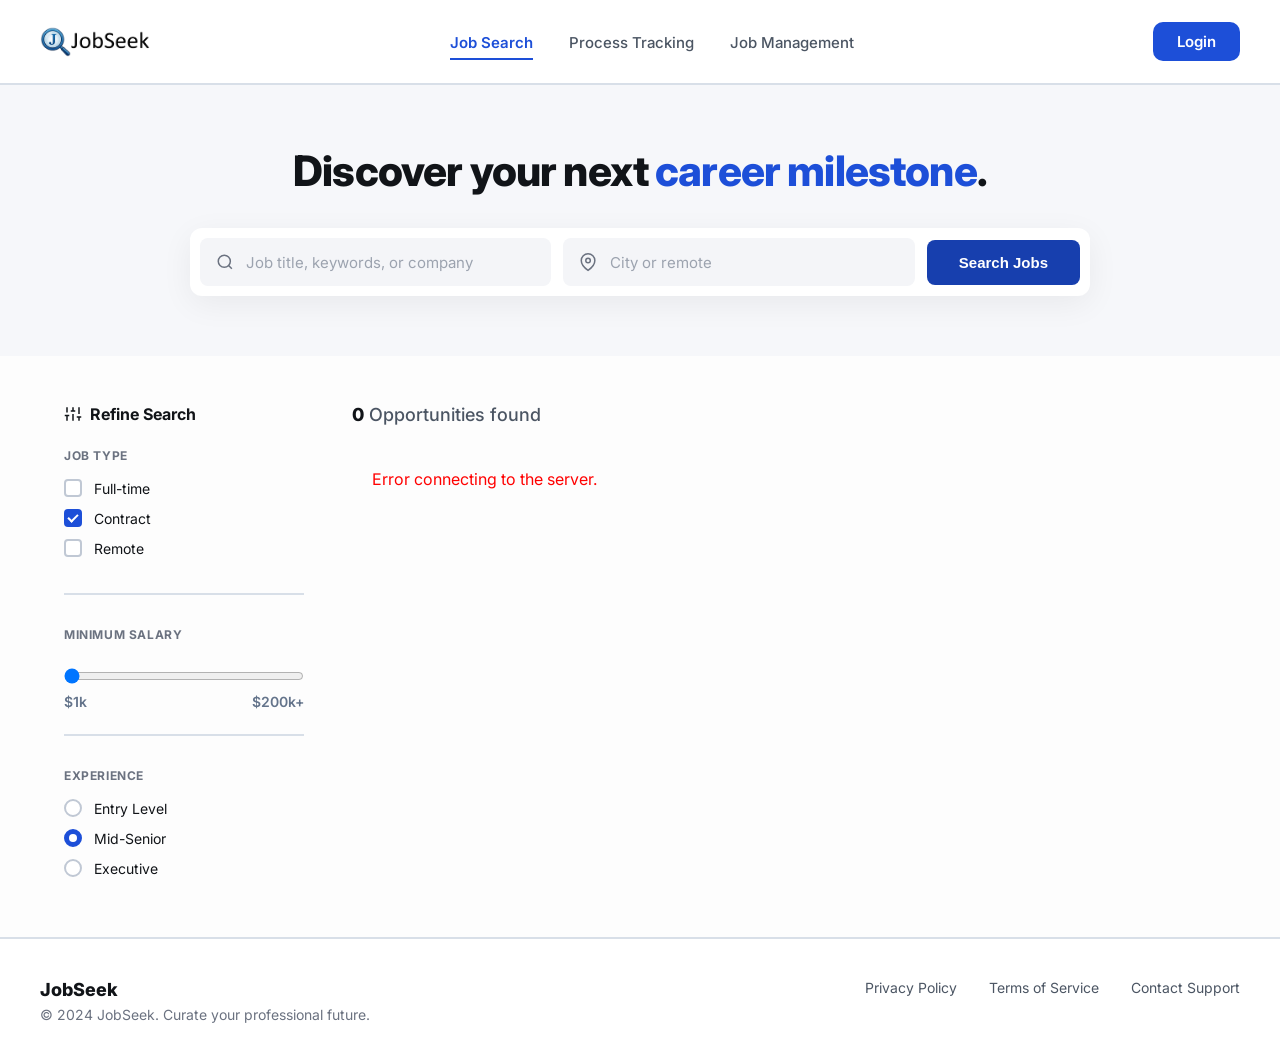
<file: JobSeek/index.html>
<!DOCTYPE html>
<html lang="en">
<head>
  <meta charset="UTF-8">
  <meta name="viewport" content="width=device-width, initial-scale=1.0">
  <title>Job Search - JobSeek</title>
  <link rel="icon" type="image/png" href="./picture/favicon.png">
  <link rel="preconnect" href="https://fonts.googleapis.com">
  <link rel="preconnect" href="https://fonts.gstatic.com" crossorigin>
  <link href="https://fonts.googleapis.com/css2?family=Inter:wght@400;500;600;700;800&display=swap" rel="stylesheet">
  <link rel="stylesheet" href="styles.css">
  <style>
    .mobile-profile, .mobile-login-link {
      display: none;
    }
    @media (max-width: 740px) {
      .desktop-profile, .btn-login {
        display: none !important;
      }
      .mobile-profile, .mobile-login-link {
        display: block;
      }
    }
  </style>
</head>
<body>

  <!-- ========== HEADER ========== -->
  <header class="site-header">
    <div class="header-inner">
      <a href="index.html" class="site-logo"><img src="./picture/logo.png" alt="JobSeek"></a>

      <nav class="site-nav" id="mobileNav">
        <ul>
          <li><a href="index.html" class="nav-link active">Job Search</a></li>
          <li><a href="tracking.html" class="nav-link">Process Tracking</a></li>
          <li><a href="management.html" class="nav-link">Job Management</a></li>
          <li class="mobile-login-link"><a href="login.html" class="nav-link" style="color:var(--blue); font-weight:600;">Login</a></li>
        </ul>
      </nav>

      <div class="header-actions" id="headerActions">
        <a href="login.html" class="btn-login">Login</a>
        <button class="hamburger-btn" aria-label="Toggle menu" id="hamburgerBtn">
          <span></span>
          <span></span>
          <span></span>
        </button>
      </div>
    </div>
  </header>

  <!-- ========== MAIN CONTENT ========== -->
  <main class="search-page">
    <div class="search-hero">
      <div class="search-hero-inner">
        <h1 class="hero-title">Discover your next <span class="text-blue">career milestone</span>.</h1>
        <form class="hero-search-bar" onsubmit="return false;">
          <div class="search-input-wrapper">
            <svg class="search-icon" viewBox="0 0 24 24" width="20" height="20" fill="none" stroke="currentColor" stroke-width="2"><circle cx="11" cy="11" r="8"/><path d="M21 21l-4.35-4.35"/></svg>
            <input type="text" placeholder="Job title, keywords, or company" class="hero-input">
          </div>
          <div class="search-input-wrapper">
            <svg class="search-icon" viewBox="0 0 24 24" width="20" height="20" fill="none" stroke="currentColor" stroke-width="2"><path d="M21 10c0 7-9 13-9 13s-9-6-9-13a9 9 0 0 1 18 0z"/><circle cx="12" cy="10" r="3"/></svg>
            <input type="text" placeholder="City or remote" class="hero-input">
          </div>
          <button type="submit" class="hero-search-btn">Search Jobs</button>
        </form>
      </div>
    </div>

    <div class="search-container">
      <!-- LEFT SIDEBAR: Filters -->
      <aside class="filter-sidebar">
        <div class="filter-header" id="filterHeader">
          <div class="filter-title-wrap">
            <svg viewBox="0 0 24 24" width="18" height="18" fill="none" stroke="currentColor" stroke-width="2"><line x1="4" y1="21" x2="4" y2="14"/><line x1="4" y1="10" x2="4" y2="3"/><line x1="12" y1="21" x2="12" y2="12"/><line x1="12" y1="8" x2="12" y2="3"/><line x1="20" y1="21" x2="20" y2="16"/><line x1="20" y1="12" x2="20" y2="3"/><line x1="1" y1="14" x2="7" y2="14"/><line x1="9" y1="8" x2="15" y2="8"/><line x1="17" y1="16" x2="23" y2="16"/></svg>
            <h2>Refine Search</h2>
          </div>
          <svg class="filter-toggle-icon" viewBox="0 0 24 24" width="16" height="16" fill="none" stroke="currentColor" stroke-width="2"><polyline points="6 9 12 15 18 9"/></svg>
        </div>

        <div class="filter-content" id="filterContent">
          <div class="filter-group">
          <h3 class="filter-title">JOB TYPE</h3>
          <label class="checkbox-label">
            <input type="checkbox" name="jobType" value="full-time">
            <span class="custom-checkbox"></span>
            Full-time
          </label>
          <label class="checkbox-label">
            <input type="checkbox" name="jobType" value="contract" checked>
            <span class="custom-checkbox"></span>
            Contract
          </label>
          <label class="checkbox-label">
            <input type="checkbox" name="jobType" value="remote">
            <span class="custom-checkbox"></span>
            Remote
          </label>
        </div>

        <div class="filter-group">
          <h3 class="filter-title">MINIMUM SALARY</h3>
          <div class="salary-slider-container" style="padding-top: 10px;">
            <input type="range" id="minSalaryInput" min="1" max="200" value="1" step="1" style="width: 100%;">
            <div class="salary-labels" style="display: flex; justify-content: space-between; margin-top: 5px; font-size: 14px; color: #64748b;">
              <span id="salaryMinLabel">$1k</span>
              <span>$200k+</span>
            </div>
          </div>
        </div>

        <div class="filter-group">
          <h3 class="filter-title">EXPERIENCE</h3>
          <label class="radio-label">
            <input type="radio" name="experience" value="entry">
            <span class="custom-radio"></span>
            Entry Level
          </label>
          <label class="radio-label">
            <input type="radio" name="experience" value="mid" checked>
            <span class="custom-radio"></span>
            Mid-Senior
          </label>
          <label class="radio-label">
            <input type="radio" name="experience" value="exec">
            <span class="custom-radio"></span>
            Executive
          </label>
        </div>
        </div>
      </aside>

      <!-- RIGHT COLUMN: Results -->
      <section class="search-results">
        <div class="results-header">
          <h2><strong>482</strong> Opportunities found</h2>

        </div>

        <div class="job-list" id="jobList">
        </div>

        <div class="pagination">
          <button class="page-btn"><svg viewBox="0 0 24 24" width="14" height="14" fill="none" stroke="currentColor" stroke-width="2"><polyline points="15 18 9 12 15 6"/></svg></button>
          <button class="page-btn active">1</button>
          <button class="page-btn">2</button>
          <button class="page-btn">3</button>
          <span class="page-dots">...</span>
          <button class="page-btn">12</button>
          <button class="page-btn"><svg viewBox="0 0 24 24" width="14" height="14" fill="none" stroke="currentColor" stroke-width="2"><polyline points="9 18 15 12 9 6"/></svg></button>
        </div>
      </section>
    </div>
  </main>

  <!-- ========== FOOTER ========== -->
  <footer class="site-footer">
    <div class="footer-inner">
      <div class="footer-info">
        <p class="footer-brand">JobSeek</p>
        <p class="footer-copy">&copy; 2024 JobSeek. Curate your professional future.</p>
      </div>
      <div class="footer-links">
        <a href="privacy.html">Privacy Policy</a>
        <a href="terms.html">Terms of Service</a>
        <a href="contact.html">Contact Support</a>
      </div>
    </div>
  </footer>

  <script>
    const hamburgerBtn = document.getElementById('hamburgerBtn');
    const mobileNav = document.getElementById('mobileNav');

    if (hamburgerBtn && mobileNav) {
      hamburgerBtn.addEventListener('click', () => {
        hamburgerBtn.classList.toggle('active');
        mobileNav.classList.toggle('open');
      });
    }

    const filterHeader = document.getElementById('filterHeader');
    const filterContent = document.getElementById('filterContent');
    if (filterHeader && filterContent) {
      filterHeader.addEventListener('click', () => {
        if (window.innerWidth <= 740) {
          filterHeader.classList.toggle('open');
          filterContent.classList.toggle('open');
        }
      });
    }

    let currentPage = 1;

    function fetchJobs() {
      // Gather inputs
      const searchInput = document.querySelector('.hero-search-bar input[placeholder="Job title, keywords, or company"]').value;
      const locInput = document.querySelector('.hero-search-bar input[placeholder="City or remote"]').value;
      
      const typeCheckboxes = document.querySelectorAll('input[name="jobType"]:checked');
      const types = Array.from(typeCheckboxes).map(cb => cb.value).join(',');
      
      const expRadio = document.querySelector('input[name="experience"]:checked');
      const exp = expRadio ? expRadio.value : '';
      
      const minSalary = document.getElementById('minSalaryInput') ? document.getElementById('minSalaryInput').value : '';

      // Build query string
      const params = new URLSearchParams();
      if (searchInput) params.append('q', searchInput);
      if (locInput) params.append('loc', locInput);
      if (types) params.append('type', types);
      if (exp) params.append('experience', exp);
      if (minSalary && minSalary > 50) params.append('min_salary', minSalary);
      params.append('page', currentPage);
      params.append('limit', 8);

      fetch('api/search_jobs.php?' + params.toString())
        .then(res => res.json())
        .then(data => {
          const jobList = document.getElementById('jobList');
          
          const escapeHTML = (str) => {
              const div = document.createElement('div');
              div.textContent = str;
              return div.innerHTML;
          };

          if (data.success && data.data) {
            const jobsData = data.data.jobs;
            const total = data.data.total;
            const totalPages = data.data.totalPages;

            jobList.innerHTML = '';
            document.querySelector('.results-header h2').innerHTML = `<strong>${total}</strong> Opportunities found`;
            
            let htmlString = '';
            if (jobsData.length === 0) {
               htmlString = `<p style="padding: 20px; color: #64748b;">No opportunities matched your criteria.</p>`;
            } else {
              jobsData.forEach(job => {
              const shortDesc = job.description && job.description.length > 120 
                ? job.description.substring(0, 120) + '...' 
                : (job.description || '');
              
              const title = escapeHTML(job.title || '');
              const companyName = escapeHTML(job.company_name || '');
              const location = escapeHTML(job.location || '');
              const desc = escapeHTML(shortDesc);
              const salary = escapeHTML(job.salary || 'Competitive');
              const isSaved = job.is_saved ? 'currentColor' : 'none';

              htmlString += `
                <article class="job-card">
                  <div class="job-card-main">
                    <div class="job-icon icon-blue">
                      <svg viewBox="0 0 24 24" width="20" height="20" fill="currentColor"><path d="M13 2L3 14h9l-1 8 10-12h-9l1-8z"/></svg>
                    </div>
                    <div class="job-info">
                      <div class="job-title-row">
                        <h3>${title}</h3>
                        <span class="badge-new">NEW</span>
                      </div>
                      <p class="job-company">${companyName} &bull; ${location}</p>
                      <p class="job-desc">${desc}</p>
                      <div class="job-tags">
                        <span class="tag"><svg viewBox="0 0 24 24" width="14" height="14" fill="none" stroke="currentColor" stroke-width="2"><rect x="2" y="7" width="20" height="14" rx="2" ry="2"/><path d="M16 21V5a2 2 0 0 0-2-2h-4a2 2 0 0 0-2 2v16"/></svg> ${salary}</span>
                        <span class="tag"><svg viewBox="0 0 24 24" width="14" height="14" fill="none" stroke="currentColor" stroke-width="2"><path d="M21 16V8a2 2 0 0 0-1-1.73l-7-4a2 2 0 0 0-2 0l-7 4A2 2 0 0 0 3 8v8a2 2 0 0 0 1 1.73l7 4a2 2 0 0 0 2 0l7-4A2 2 0 0 0 21 16z"/><polyline points="3.27 6.96 12 12.01 20.73 6.96"/><line x1="12" y1="22.08" x2="12" y2="12"/></svg> Full-time</span>
                      </div>
                    </div>
                  </div>
                  <div class="job-card-actions">
                    <a href="job-details.html?id=${job.id}" class="btn-apply">Apply Now</a>
                    <button class="btn-bookmark" onclick="saveJob(${job.id}, this)"><svg viewBox="0 0 24 24" width="16" height="16" fill="${isSaved}" stroke="currentColor" stroke-width="2"><path d="M19 21l-7-5-7 5V5a2 2 0 0 1 2-2h10a2 2 0 0 1 2 2z"/></svg></button>
                  </div>
                </article>
              `;
              });
            }
            jobList.innerHTML = htmlString;
            renderPagination(totalPages);
          } else {
            jobList.innerHTML = `<p style="padding: 20px; color: red;">Error: ${escapeHTML(data.message || 'Could not fetch jobs.')}</p>`;
            document.querySelector('.results-header h2').innerHTML = `<strong>0</strong> Opportunities found`;
            renderPagination(0);
          }
        })
        .catch(err => {
            console.error("Error fetching jobs:", err);
            document.getElementById('jobList').innerHTML = `<p style="padding: 20px; color: red;">Error connecting to the server.</p>`;
            document.querySelector('.results-header h2').innerHTML = `<strong>0</strong> Opportunities found`;
            renderPagination(0);
        });
    }

    function renderPagination(totalPages) {
      const paginationContainer = document.querySelector('.pagination');
      if (!paginationContainer) return;

      if (totalPages <= 1) {
          paginationContainer.innerHTML = '';
          return;
      }

      let html = '';
      
      html += `<button class="page-btn" onclick="goToPage(${currentPage - 1})" ${currentPage === 1 ? 'disabled' : ''}><svg viewBox="0 0 24 24" width="14" height="14" fill="none" stroke="currentColor" stroke-width="2"><polyline points="15 18 9 12 15 6"/></svg></button>`;

      for (let i = 1; i <= totalPages; i++) {
          let shouldRender = false;
          let isDots = false;

          if (totalPages <= 6) {
              shouldRender = true;
          } else {
              if (currentPage <= 4) {
                  if (i <= 5 || i === totalPages) shouldRender = true;
                  else if (i === 6) isDots = true;
              } else if (currentPage >= totalPages - 3) {
                  if (i === 1 || i >= totalPages - 4) shouldRender = true;
                  else if (i === totalPages - 5) isDots = true;
              } else {
                  if (i === 1 || i === totalPages || (i >= currentPage - 1 && i <= currentPage + 1)) shouldRender = true;
                  else if (i === currentPage - 2 || i === currentPage + 2) isDots = true;
              }
          }

          if (shouldRender) {
              html += `<button class="page-btn ${i === currentPage ? 'active' : ''}" onclick="goToPage(${i})">${i}</button>`;
          } else if (isDots) {
              html += `<span class="page-dots" style="padding: 0 10px; color: var(--gray);">...</span>`;
          }
      }

      html += `<button class="page-btn" onclick="goToPage(${currentPage + 1})" ${currentPage === totalPages ? 'disabled' : ''}><svg viewBox="0 0 24 24" width="14" height="14" fill="none" stroke="currentColor" stroke-width="2"><polyline points="9 18 15 12 9 6"/></svg></button>`;

      paginationContainer.innerHTML = html;
    }

    window.goToPage = function(page) {
      currentPage = page;
      fetchJobs();
      window.scrollTo({ top: document.querySelector('.search-container').offsetTop - 50, behavior: 'smooth' });
    };

    window.saveJob = async function(jobId, btn) {
      try {
        const res = await fetch('api/save_job.php', {
          method: 'POST',
          body: JSON.stringify({job_id: jobId})
        });
        const data = await res.json();
        if(data.success) {
          if(data.message === 'Job saved') {
             btn.querySelector('svg').setAttribute('fill', 'currentColor');
          } else {
             btn.querySelector('svg').setAttribute('fill', 'none');
          }
        } else {
          alert(data.message || 'Error saving job. Please log in.');
        }
      } catch (err) {
        console.error(err);
      }
    };

    document.addEventListener('DOMContentLoaded', () => {
      fetchJobs();

      // Check auth state
      fetch('api/check_auth.php')
        .then(res => res.json())
        .then(data => {
            if (data.success) {
                const headerActions = document.querySelector('.header-actions');
                const mobileNavUl = document.querySelector('#mobileNav ul');
                if (headerActions) {
                    const loginBtn = headerActions.querySelector('.btn-login');
                    if (loginBtn) {
                        // Desktop Profile
                        const userProfile = document.createElement('div');
                        userProfile.className = 'desktop-profile';
                        userProfile.style.display = 'flex';
                        userProfile.style.alignItems = 'center'; userProfile.style.gap = '15px';
                        userProfile.innerHTML = `<span style="font-weight: 500; font-size: 14px; color: #0f172a;">Welcome, ${data.data.name}</span><a href="#" class="btn-apply logout-btn">Logout</a>`;
                        headerActions.insertBefore(userProfile, loginBtn);
                        loginBtn.remove();
                        
                        // Add Mobile Profile logic
                        if (mobileNavUl) {
                            const mobileLogin = document.querySelector('.mobile-login-link');
                            if (mobileLogin) mobileLogin.remove();

                            const welcomeLi = document.createElement('li');
                            welcomeLi.className = 'mobile-profile';
                            welcomeLi.innerHTML = `<span style="display:block; font-weight:600; color:#0f172a; padding-bottom:16px; margin-bottom:8px; border-bottom:1px solid #e2e8f0;">Welcome, ${data.data.name}</span>`;
                            mobileNavUl.insertBefore(welcomeLi, mobileNavUl.firstChild);

                            const logoutLi = document.createElement('li');
                            logoutLi.className = 'mobile-profile';
                            logoutLi.innerHTML = `<a href="#" class="nav-link logout-btn" style="color:#ef4444; font-weight:600;">Logout</a>`;
                            mobileNavUl.appendChild(logoutLi);
                        }

                        // Attach logout event listeners
                        document.querySelectorAll('.logout-btn').forEach(btn => {
                            btn.addEventListener('click', async (e) => {
                                e.preventDefault(); await fetch('api/logout.php'); window.location.reload();
                            });
                        });
                    }
                }
            }
        });

      const searchForm = document.querySelector('.hero-search-bar');
      if (searchForm) {
          searchForm.addEventListener('submit', (e) => {
              e.preventDefault();
              currentPage = 1;
              fetchJobs();
          });
      }

      const filterInputs = document.querySelectorAll('#filterContent input[type="checkbox"], #filterContent input[type="radio"]');
      filterInputs.forEach(input => {
          input.addEventListener('change', () => {
              currentPage = 1;
              fetchJobs();
          });
      });

      const minSalaryInput = document.getElementById('minSalaryInput');
      if (minSalaryInput) {
          minSalaryInput.addEventListener('input', (e) => {
              document.getElementById('salaryMinLabel').textContent = '$' + e.target.value + 'k';
          });
          minSalaryInput.addEventListener('change', () => {
              currentPage = 1;
              fetchJobs();
          });
      }
    });
  </script>
</body>
</html>
</file>
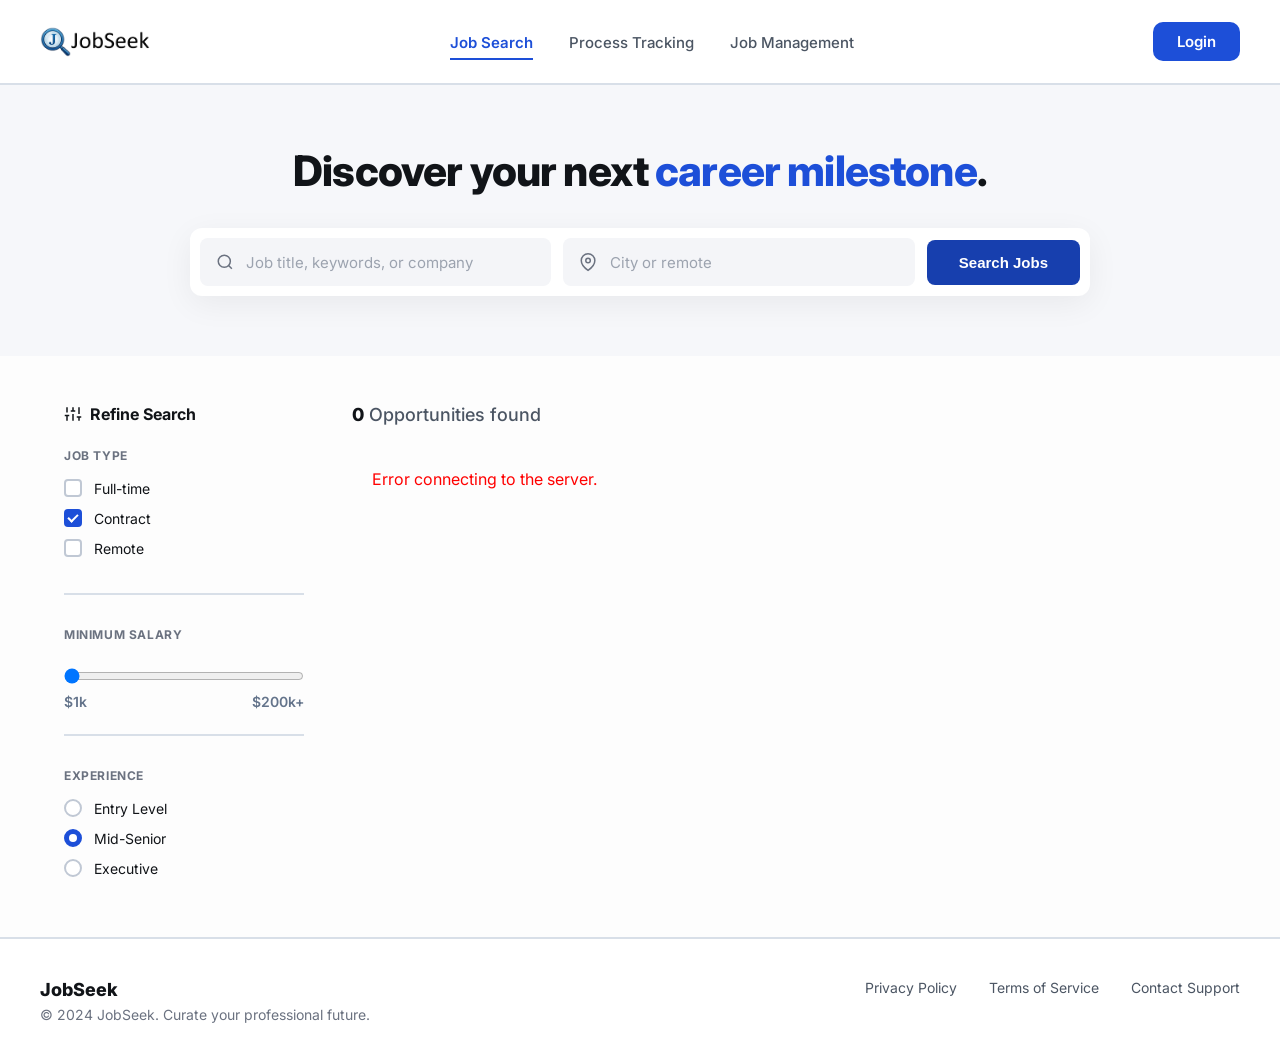
<file: JobSeek/job-details.html>
<!DOCTYPE html>
<html lang="en">
<head>
  <meta charset="UTF-8">
  <meta name="viewport" content="width=device-width, initial-scale=1.0">
  <title id="pageTitle">Job Details - JobSeek</title>
  <link rel="icon" type="image/png" href="./picture/favicon.png">
  <link rel="preconnect" href="https://fonts.googleapis.com">
  <link rel="preconnect" href="https://fonts.gstatic.com" crossorigin>
  <link href="https://fonts.googleapis.com/css2?family=Inter:wght@400;500;600;700;800&display=swap" rel="stylesheet">
  <link rel="stylesheet" href="styles.css">
</head>
<body>

  <!-- ========== HEADER ========== -->
  <header class="site-header">
    <div class="header-inner">
      <a href="index.html" class="site-logo"><img src="./picture/logo.png"></a>

      <nav class="site-nav" id="mobileNav">
        <ul>
          <li><a href="index.html" class="nav-link active">Job Search</a></li>
          <li><a href="tracking.html" class="nav-link">Process Tracking</a></li>
          <li><a href="management.html" class="nav-link">Job Management</a></li>
        </ul>
      </nav>

      <div class="header-actions">
        <a href="login.html" class="btn-login">Login</a>
        <button class="hamburger-btn" aria-label="Toggle menu" id="hamburgerBtn">
          <span></span>
          <span></span>
          <span></span>
        </button>
      </div>
    </div>
  </header>


  <!-- ========== MAIN CONTENT ========== -->
  <main class="page-body">
    <div class="content-grid">

      <!-- LEFT COLUMN: Job details -->
      <section class="job-main">

        <div class="badge-row">
          <span class="badge-new">New Opportunity</span>
          <span class="posted-time">Posted 2 hours ago</span>
        </div>

        <h1 class="job-title" id="jobTitle">Loading...</h1>
        <p class="job-company job-company-details" id="companyName"></p>

        <div class="job-meta">
          <span class="meta-item">
            <svg class="meta-icon" viewBox="0 0 24 24" fill="none" xmlns="http://www.w3.org/2000/svg">
              <path d="M12 22s7-7.58 7-12.5A7 7 0 0 0 5 9.5C5 14.42 12 22 12 22z" stroke="currentColor" stroke-width="1.8" stroke-linecap="round" stroke-linejoin="round"/>
              <circle cx="12" cy="9.5" r="2.4" stroke="currentColor" stroke-width="1.8"/>
            </svg>
            <span id="jobLocation">Loading...</span>
          </span>

          <span class="meta-item">
            <svg class="meta-icon" viewBox="0 0 24 24" fill="none" xmlns="http://www.w3.org/2000/svg">
              <rect x="2.5" y="6" width="19" height="13" rx="2" stroke="currentColor" stroke-width="1.8"/>
              <path d="M2.5 10h19" stroke="currentColor" stroke-width="1.8"/>
              <circle cx="16.5" cy="14" r="1.6" fill="currentColor"/>
            </svg>
            <span id="jobSalary">Loading...</span>
          </span>

          <span class="meta-item">
            <svg class="meta-icon" viewBox="0 0 24 24" fill="none" xmlns="http://www.w3.org/2000/svg">
              <rect x="2.5" y="7.5" width="19" height="12" rx="2" stroke="currentColor" stroke-width="1.8"/>
              <path d="M8 7.5V6a2 2 0 0 1 2-2h4a2 2 0 0 1 2 2v1.5" stroke="currentColor" stroke-width="1.8"/>
              <path d="M2.5 13h19" stroke="currentColor" stroke-width="1.8"/>
            </svg>
            <span id="jobType">Full-time</span>
          </span>
        </div>

        <h2 class="section-title">The Role</h2>
        <div class="section-text" id="jobDescription">
          Loading...
        </div>

        <h2 class="section-title">About the Company</h2>
        <div class="section-text" id="companyDetails">
          Loading...
        </div>

      </section>

      <!-- RIGHT COLUMN: Quick apply sidebar -->
      <aside class="sidebar">

        <div class="quick-apply-card">
          <h2 class="card-title">Quick Apply</h2>

          <form class="apply-form">
            <input type="hidden" id="job-id" name="job_id">


            <div class="form-group">
              <label class="form-label">Resume / CV</label>
              <label for="resumeUpload" class="upload-box">
                <span class="upload-icon">
                  <svg viewBox="0 0 24 24" fill="none" xmlns="http://www.w3.org/2000/svg">
                    <path d="M14 2H6a2 2 0 0 0-2 2v16a2 2 0 0 0 2 2h12a2 2 0 0 0 2-2V8z" stroke="currentColor" stroke-width="1.8" stroke-linejoin="round"/>
                    <path d="M14 2v6h6" stroke="currentColor" stroke-width="1.8" stroke-linejoin="round"/>
                    <path d="M12 18v-6m0 0l-2.3 2.3M12 12l2.3 2.3" stroke="currentColor" stroke-width="1.8" stroke-linecap="round" stroke-linejoin="round"/>
                  </svg>
                </span>
                <span class="upload-text">Drag and drop your resume here</span>
                <span class="upload-hint">PDF, DOCX (Max 10MB)</span>
                <input type="file" id="resumeUpload" accept=".pdf,.docx" hidden>
              </label>
            </div>

            <button type="submit" class="submit-btn">Submit Application</button>

            <p class="terms-text">
              By applying, you agree to our <a href="terms.html">Terms of Service</a> and <a href="privacy.html">Privacy Policy</a>.
            </p>
          </form>
        </div>

        <div class="expert-tip-box">
          <span class="tip-icon">
            <svg viewBox="0 0 24 24" fill="none" xmlns="http://www.w3.org/2000/svg">
              <path d="M9 18h6M10 21h4M12 3a6 6 0 0 0-3.4 10.9c.4.3.6.7.6 1.1v.5h5.6v-.5c0-.4.2-.8.6-1.1A6 6 0 0 0 12 3z" stroke="currentColor" stroke-width="1.8" stroke-linecap="round" stroke-linejoin="round"/>
            </svg>
          </span>
          <div class="tip-content">
            <p class="tip-title">Expert Tip</p>
            <p class="tip-text">Applying with a tailored portfolio significantly increases your chances for this role.</p>
          </div>
        </div>

      </aside>

    </div>
  </main>

  <!-- ========== FOOTER ========== -->
  <footer class="site-footer">
    <div class="footer-inner">
      <div class="footer-info">
        <p class="footer-brand">JobSeek</p>
        <p class="footer-copy">&copy; 2024 JobSeek. Curate your professional future.</p>
      </div>
      <div class="footer-links">
        <a href="privacy.html">Privacy Policy</a>
        <a href="terms.html">Terms of Service</a>
        <a href="contact.html">Contact Support</a>
      </div>
    </div>
  </footer>

  <script>
    const hamburgerBtn = document.getElementById('hamburgerBtn');
    const mobileNav = document.getElementById('mobileNav');

    if (hamburgerBtn && mobileNav) {
      hamburgerBtn.addEventListener('click', () => {
        hamburgerBtn.classList.toggle('active');
        mobileNav.classList.toggle('open');
      });
    }

    document.addEventListener('DOMContentLoaded', () => {
      // Dynamic Header Logic
      fetch('api/check_auth.php').then(r=>r.json()).then(data => {
          const headerActions = document.querySelector('.header-actions');
          const mobileNavUl = document.querySelector('#mobileNav ul');
          if (data.success && headerActions) {
              const loginBtn = headerActions.querySelector('.btn-login');
              if (loginBtn) {
                  // Desktop Profile
                  const userProfile = document.createElement('div');
                  userProfile.className = 'desktop-profile';
                  userProfile.style.display = 'flex';
                  userProfile.style.alignItems = 'center'; userProfile.style.gap = '15px';
                  userProfile.innerHTML = `<span style="font-weight: 500; font-size: 14px; color: #0f172a;">Welcome, ${data.data.name}</span><a href="#" class="btn-apply logout-btn" style="padding: 10px 20px;">Logout</a>`;
                  headerActions.insertBefore(userProfile, loginBtn);
                  loginBtn.remove();
                  
                  // Mobile Profile logic
                  if (mobileNavUl) {
                      const mobileLogin = document.querySelector('.mobile-login-link');
                      if (mobileLogin) mobileLogin.remove();

                      const welcomeLi = document.createElement('li');
                      welcomeLi.className = 'mobile-profile';
                      welcomeLi.innerHTML = `<span style="display:block; font-weight:600; color:#0f172a; padding-bottom:16px; margin-bottom:8px; border-bottom:1px solid #e2e8f0;">Welcome, ${data.data.name}</span>`;
                      mobileNavUl.insertBefore(welcomeLi, mobileNavUl.firstChild);

                      const logoutLi = document.createElement('li');
                      logoutLi.className = 'mobile-profile';
                      logoutLi.innerHTML = `<a href="#" class="nav-link logout-btn" style="color:#ef4444; font-weight:600;">Logout</a>`;
                      mobileNavUl.appendChild(logoutLi);
                  }

                  // Attach logout event listeners
                  document.querySelectorAll('.logout-btn').forEach(btn => {
                      btn.addEventListener('click', async (e) => {
                          e.preventDefault(); await fetch('api/logout.php'); window.location.reload();
                      });
                  });
              }
          }
      });

      const urlParams = new URLSearchParams(window.location.search);
      const jobId = urlParams.get('id');

      if (jobId) {
        const jobIdInput = document.getElementById('job-id');
        if (jobIdInput) jobIdInput.value = jobId;
        
        fetch(`api/get_job.php?id=${jobId}`)
          .then(res => res.json())
          .then(data => {
            if (data.success && data.data) {
              const job = data.data;
              document.getElementById('pageTitle').textContent = `${job.title} - JobSeek`;
              document.getElementById('jobTitle').textContent = job.title;
              document.getElementById('companyName').textContent = job.company_name;
              document.getElementById('jobLocation').textContent = job.location;
              document.getElementById('jobSalary').textContent = job.salary || 'Competitive';
              document.getElementById('jobDescription').textContent = job.description;
              
              if (job.company_details) {
                document.getElementById('companyDetails').textContent = job.company_details;
              } else {
                document.getElementById('companyDetails').style.display = 'none';
                document.getElementById('companyDetails').previousElementSibling.style.display = 'none';
              }

              // Check if job is closed or closing_date has passed
              let isClosed = job.status === 'Closed';
              if (!isClosed && job.closing_date) {
                  const closingDate = new Date(job.closing_date);
                  const today = new Date();
                  today.setHours(0,0,0,0);
                  if (closingDate < today) {
                      isClosed = true;
                  }
              }

              if (isClosed) {
                  const applyForm = document.querySelector('.apply-form');
                  if (applyForm) {
                      applyForm.innerHTML = '<div style="padding: 20px; background: #fee2e2; color: #991b1b; border-radius: 8px; text-align: center; font-weight: 600;">This job is no longer accepting applications.</div>';
                  }
              }

            } else {
              document.getElementById('jobTitle').textContent = 'Job Not Found';
              document.getElementById('jobDescription').textContent = data.message || 'The requested job does not exist.';
            }
          })
          .catch(err => {
            console.error('Error fetching job details:', err);
            document.getElementById('jobTitle').textContent = 'Error Loading Job';
          });
      } else {
        window.location.href = 'index.html';
      }

      // Resume Upload Box Logic
      const resumeUpload = document.getElementById('resumeUpload');
      const uploadBox = document.querySelector('.upload-box');
      const uploadIcon = document.querySelector('.upload-icon');
      const uploadText = document.querySelector('.upload-text');
      const uploadHint = document.querySelector('.upload-hint');

      if (resumeUpload && uploadBox) {
        resumeUpload.addEventListener('change', (e) => {
          if (e.target.files && e.target.files.length > 0) {
            const file = e.target.files[0];
            const fileName = file.name;
            const ext = fileName.split('.').pop().toLowerCase();
            
            uploadText.textContent = fileName;
            uploadHint.textContent = (file.size / (1024 * 1024)).toFixed(2) + ' MB';
            
            if (ext === 'pdf') {
              uploadBox.style.backgroundColor = '#fee2e2'; // light red
              uploadBox.style.borderColor = '#f87171';
              uploadText.style.color = '#991b1b';
              uploadIcon.style.color = '#dc2626';
              uploadIcon.innerHTML = `<svg viewBox="0 0 24 24" fill="none" xmlns="http://www.w3.org/2000/svg">
                <path d="M14 2H6a2 2 0 0 0-2 2v16a2 2 0 0 0 2 2h12a2 2 0 0 0 2-2V8z" stroke="currentColor" stroke-width="1.8" stroke-linejoin="round"/>
                <path d="M14 2v6h6" stroke="currentColor" stroke-width="1.8" stroke-linejoin="round"/>
                <text x="7" y="17" font-size="6" font-family="sans-serif" font-weight="bold" fill="currentColor" stroke="none">PDF</text>
              </svg>`;
            } else if (ext === 'doc' || ext === 'docx') {
              uploadBox.style.backgroundColor = '#e0f2fe'; // light blue
              uploadBox.style.borderColor = '#38bdf8';
              uploadText.style.color = '#075985';
              uploadIcon.style.color = '#0284c7';
              uploadIcon.innerHTML = `<svg viewBox="0 0 24 24" fill="none" xmlns="http://www.w3.org/2000/svg">
                <path d="M14 2H6a2 2 0 0 0-2 2v16a2 2 0 0 0 2 2h12a2 2 0 0 0 2-2V8z" stroke="currentColor" stroke-width="1.8" stroke-linejoin="round"/>
                <path d="M14 2v6h6" stroke="currentColor" stroke-width="1.8" stroke-linejoin="round"/>
                <text x="6" y="17" font-size="5" font-family="sans-serif" font-weight="bold" fill="currentColor" stroke="none">DOCX</text>
              </svg>`;
            }
          }
        });
      }

      const applyForm = document.querySelector('.apply-form');
      if (applyForm) {
        applyForm.addEventListener('submit', (e) => {
          e.preventDefault();
          
          const jobIdInput = document.getElementById('job-id');
          
          if (!jobIdInput.value) {
            alert('Invalid Job ID.');
            return;
          }
          
          if (!resumeUpload.files || resumeUpload.files.length === 0) {
            alert('Please upload a resume.');
            return;
          }

          const formData = new FormData();
          formData.append('job_id', jobIdInput.value);
          formData.append('resume', resumeUpload.files[0]);

          fetch('api/apply_job.php', {
            method: 'POST',
            body: formData
          })
          .then(res => res.json())
          .then(data => {
            if (data.success) {
              alert(data.message || 'Application submitted successfully.');
              applyForm.reset();
              // Reset upload UI
              uploadBox.style.backgroundColor = '';
              uploadBox.style.borderColor = '';
              uploadText.style.color = '';
              uploadIcon.style.color = '';
              uploadText.textContent = 'Drag and drop your resume here';
              uploadHint.textContent = 'PDF, DOCX (Max 10MB)';
              uploadIcon.innerHTML = `<svg viewBox="0 0 24 24" fill="none" xmlns="http://www.w3.org/2000/svg">
                  <path d="M14 2H6a2 2 0 0 0-2 2v16a2 2 0 0 0 2 2h12a2 2 0 0 0 2-2V8z" stroke="currentColor" stroke-width="1.8" stroke-linejoin="round"/>
                  <path d="M14 2v6h6" stroke="currentColor" stroke-width="1.8" stroke-linejoin="round"/>
                  <path d="M12 18v-6m0 0l-2.3 2.3M12 12l2.3 2.3" stroke="currentColor" stroke-width="1.8" stroke-linecap="round" stroke-linejoin="round"/>
                </svg>`;
            } else {
              alert(data.message || 'Failed to submit application.');
            }
          })
          .catch(err => {
            console.error('Error submitting application:', err);
            alert('An error occurred while submitting your application.');
          });
        });
      }
    });
  </script>
</body>
</html>
</file>
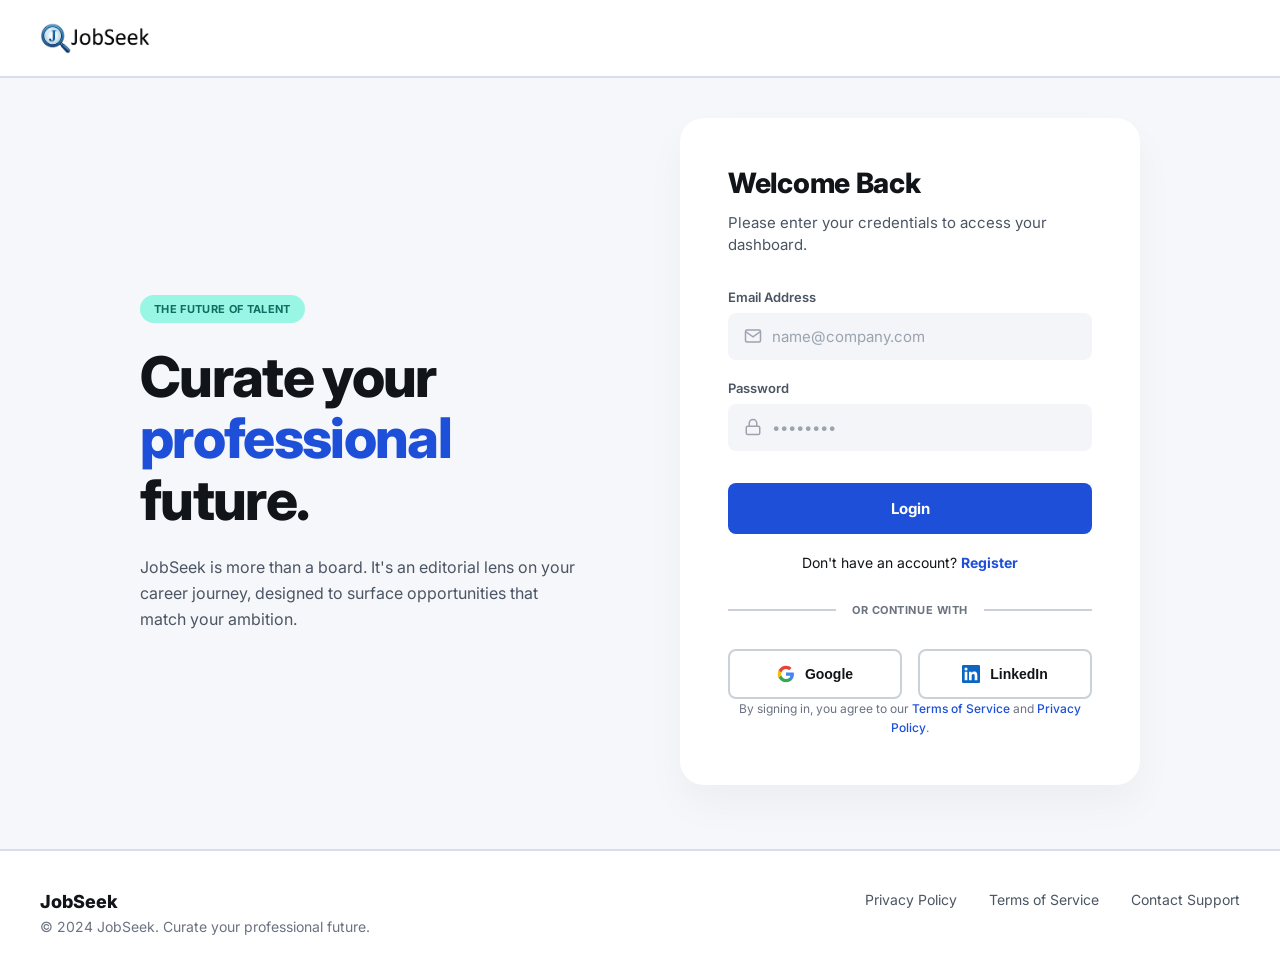
<file: JobSeek/login.html>
<!DOCTYPE html>
<html lang="en">
<head>
  <meta charset="UTF-8">
  <meta name="viewport" content="width=device-width, initial-scale=1.0">
  <title>Login - JobSeek</title>
  <link rel="icon" type="image/png" href="./picture/favicon.png">
  <link rel="preconnect" href="https://fonts.googleapis.com">
  <link rel="preconnect" href="https://fonts.gstatic.com" crossorigin>
  <link href="https://fonts.googleapis.com/css2?family=Inter:wght@400;500;600;700;800&display=swap" rel="stylesheet">
  <link rel="stylesheet" href="styles.css">
  <style>
    /* Mobile overrides for S8+ (360x740) and similar devices */
    @media (max-width: 480px) {
      .login-main {
        padding: 16px 0;
      }
      .login-inner {
        gap: 16px;
        padding: 0 16px;
      }
      .login-text-content {
        margin-bottom: 0;
      }
      .login-badge {
        font-size: 10px;
        padding: 5px 10px;
        margin-bottom: 12px;
        display: inline-block;
      }
      .login-title {
        font-size: 40px;
        line-height: 1.05;
        margin-bottom: 12px;
      }
      .login-desc {
        font-size: 14px;
        line-height: 1.4;
        margin-bottom: 16px;
      }
      .login-card {
        padding: 24px 20px;
        border-radius: 16px;
      }
      .login-card h2 {
        font-size: 26px;
        margin-bottom: 6px;
      }
      .login-subtitle {
        font-size: 14px;
        margin-bottom: 20px;
      }
      .form-group {
        margin-bottom: 14px;
      }
      .form-label {
        font-size: 13px;
        margin-bottom: 6px;
      }
      .form-input {
        padding: 12px 14px;
        font-size: 14px;
      }
      .input-with-icon .form-input {
        padding-left: 42px;
      }
      .submit-btn {
        padding: 14px;
        font-size: 15px;
        margin-top: 4px;
      }
      .divider {
        margin: 20px 0;
      }
      .social-login {
        gap: 12px;
        flex-direction: column;
      }
      .btn-social {
        padding: 12px;
        font-size: 14px;
        width: 100%;
      }
      .register-link {
        margin-top: 24px;
        font-size: 14px;
      }
    }
  </style>
</head>
<body class="login-page">

  <!-- ========== HEADER ========== -->
  <header class="site-header">
    <div class="header-inner">
      <a href="index.html" class="site-logo"><img src="./picture/logo.png" alt="JobSeek"></a>
    </div>
  </header>

  <!-- ========== MAIN CONTENT ========== -->
  <main class="login-main">
    <div class="login-inner">
      
      <!-- LEFT CONTENT -->
      <div class="login-text-content">
        <span class="pill pill--mint login-badge">THE FUTURE OF TALENT</span>
        <h1 class="login-title">Curate your<br><span class="text-blue">professional</span><br>future.</h1>
        <p class="login-desc">JobSeek is more than a board. It's an editorial lens on your career journey, designed to surface opportunities that match your ambition.</p>
      </div>

      <!-- RIGHT CONTENT: FORM CARD -->
      <div class="login-form-wrapper">
        <div class="login-card">
          <h2>Welcome Back</h2>
          <p class="login-subtitle">Please enter your credentials to access your dashboard.</p>

          <form class="login-form" id="loginForm">
            <div id="loginError" style="color: #ef4444; background-color: #fee2e2; padding: 10px; border-radius: 8px; font-size: 14px; margin-bottom: 15px; display: none; text-align: center; border: 1px solid #fca5a5;"></div>
            <div class="form-group">
              <label class="form-label">Email Address</label>
              <div class="input-with-icon">
                <svg viewBox="0 0 24 24" width="18" height="18" fill="none" stroke="currentColor" stroke-width="2">
                  <path d="M4 4h16c1.1 0 2 .9 2 2v12c0 1.1-.9 2-2 2H4c-1.1 0-2-.9-2-2V6c0-1.1.9-2 2-2z"></path>
                  <polyline points="22,6 12,13 2,6"></polyline>
                </svg>
                <input type="email" class="form-input" id="emailInput" placeholder="name@company.com" required>
              </div>
            </div>

            <div class="form-group">
              <label class="form-label">Password</label>
              <div class="input-with-icon">
                <svg viewBox="0 0 24 24" width="18" height="18" fill="none" stroke="currentColor" stroke-width="2">
                  <rect x="3" y="11" width="18" height="11" rx="2" ry="2"></rect>
                  <path d="M7 11V7a5 5 0 0 1 10 0v4"></path>
                </svg>
                <input type="password" class="form-input" id="passwordInput" placeholder="&bull;&bull;&bull;&bull;&bull;&bull;&bull;&bull;" required>
              </div>
            </div>



            <button type="submit" class="submit-btn">Login</button>
            
            <p class="register-link">Don't have an account? <a href="register.html">Register</a></p>
          </form>

          <div class="divider">
            <span>OR CONTINUE WITH</span>
          </div>

          <div class="social-login">
            <button class="btn-social">
              <svg viewBox="0 0 24 24" width="18" height="18" xmlns="http://www.w3.org/2000/svg">
                <path d="M22.56 12.25c0-.78-.07-1.53-.2-2.25H12v4.26h5.92c-.26 1.37-1.04 2.53-2.21 3.31v2.77h3.57c2.08-1.92 3.28-4.74 3.28-8.09z" fill="#4285F4"/>
                <path d="M12 23c2.97 0 5.46-.98 7.28-2.66l-3.57-2.77c-.98.66-2.23 1.06-3.71 1.06-2.86 0-5.29-1.93-6.16-4.53H2.18v2.84C3.99 20.53 7.7 23 12 23z" fill="#34A853"/>
                <path d="M5.84 14.09c-.22-.66-.35-1.36-.35-2.09s.13-1.43.35-2.09V7.07H2.18C1.43 8.55 1 10.22 1 12s.43 3.45 1.18 4.93l2.85-2.22.81-.62z" fill="#FBBC05"/>
                <path d="M12 5.38c1.62 0 3.06.56 4.21 1.64l3.15-3.15C17.45 2.09 14.97 1 12 1 7.7 1 3.99 3.47 2.18 7.07l3.66 2.84c.87-2.6 3.3-4.53 6.16-4.53z" fill="#EA4335"/>
              </svg>
              Google
            </button>
            <button class="btn-social">
              <svg viewBox="0 0 24 24" width="18" height="18" fill="#0A66C2" xmlns="http://www.w3.org/2000/svg">
                <path d="M20.447 20.452h-3.554v-5.569c0-1.328-.027-3.037-1.852-3.037-1.853 0-2.136 1.445-2.136 2.939v5.667H9.351V9h3.414v1.561h.046c.477-.9 1.637-1.85 3.37-1.85 3.601 0 4.267 2.37 4.267 5.455v6.286zM5.337 7.433a2.062 2.062 0 0 1-2.063-2.065 2.064 2.064 0 1 1 2.063 2.065zM7.119 20.452H3.554V9h3.565v11.452zM22.225 0H1.771C.792 0 0 .774 0 1.729v20.542C0 23.227.792 24 1.771 24h20.451C23.2 24 24 23.227 24 22.271V1.729C24 .774 23.2 0 22.222 0h.003z"/>
              </svg>
              LinkedIn
            </button>
          </div>

          <p class="login-terms">By signing in, you agree to our <a href="#">Terms of Service</a> and <a href="#">Privacy Policy</a>.</p>
        </div>

      </div>

    </div>
  </main>

  <!-- ========== FOOTER ========== -->
  <footer class="site-footer">
    <div class="footer-inner">
      <div class="footer-info">
        <p class="footer-brand">JobSeek</p>
        <p class="footer-copy">&copy; 2024 JobSeek. Curate your professional future.</p>
      </div>
      <div class="footer-links">
        <a href="privacy.html">Privacy Policy</a>
        <a href="terms.html">Terms of Service</a>
        <a href="contact.html">Contact Support</a>
      </div>
    </div>
  </footer>

  <script>
    const hamburgerBtn = document.getElementById('hamburgerBtn');
    const mobileNav = document.getElementById('mobileNav');

    if (hamburgerBtn && mobileNav) {
      hamburgerBtn.addEventListener('click', () => {
        hamburgerBtn.classList.toggle('active');
        mobileNav.classList.toggle('open');
      });
    }

    const loginForm = document.getElementById('loginForm');
    const loginError = document.getElementById('loginError');
    const submitBtn = loginForm.querySelector('.submit-btn');

    loginForm.addEventListener('submit', async (e) => {
      e.preventDefault();
      loginError.style.display = 'none';
      submitBtn.textContent = 'Logging in...';
      submitBtn.disabled = true;

      const email = document.getElementById('emailInput').value;
      const password = document.getElementById('passwordInput').value;

      try {
        const response = await fetch('api/login.php', {
          method: 'POST',
          headers: { 'Content-Type': 'application/json' },
          body: JSON.stringify({ email, password })
        });
        const data = await response.json();

        if (data.success) {
          window.location.href = 'index.html';
        } else {
          loginError.textContent = data.message || 'Login failed. Please try again.';
          loginError.style.display = 'block';
        }
      } catch (err) {
        loginError.textContent = 'A network error occurred.';
        loginError.style.display = 'block';
      } finally {
        submitBtn.textContent = 'Login';
        submitBtn.disabled = false;
      }
    });
  </script>
</body>
</html>
</file>
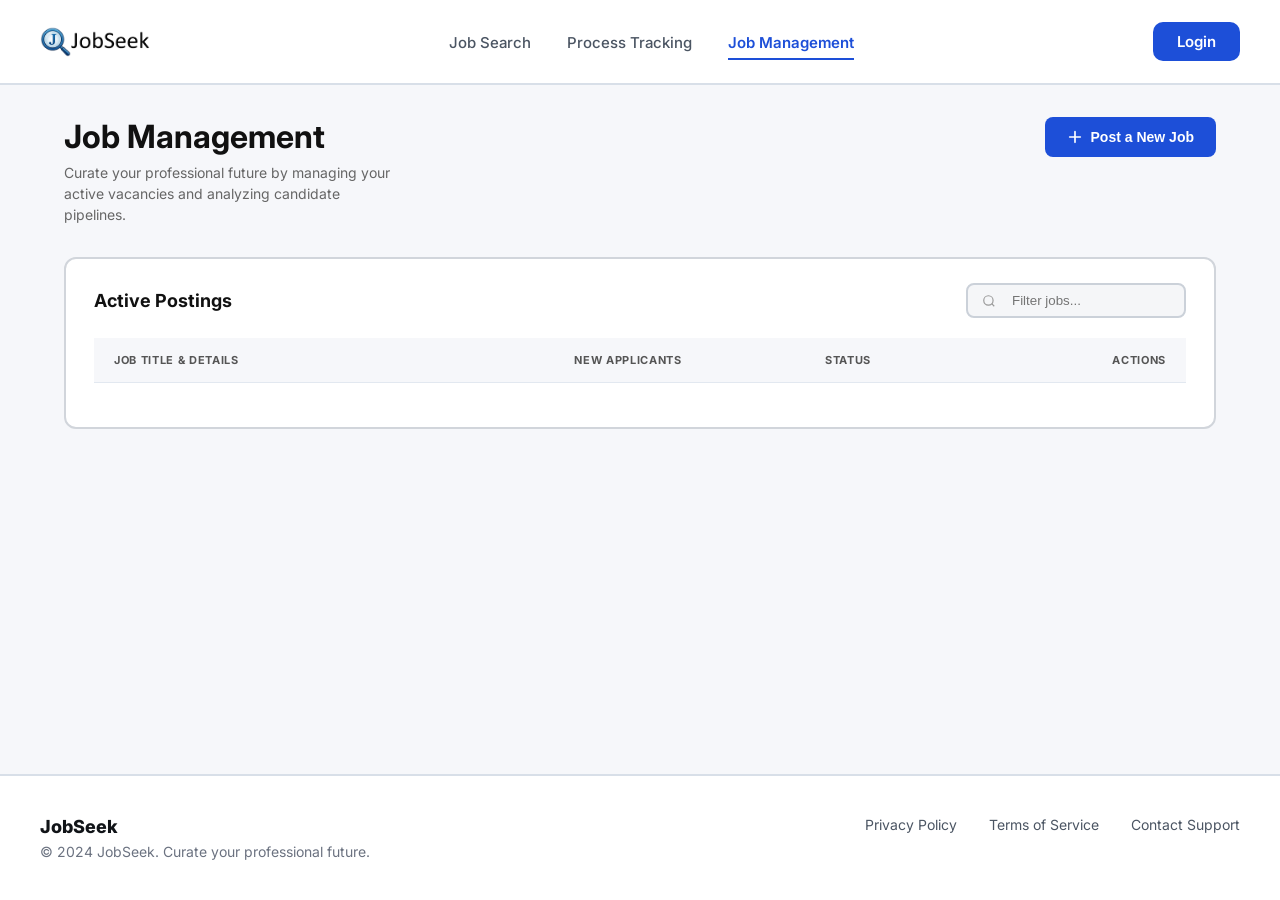
<file: JobSeek/manage-job.html>
<!DOCTYPE html>
<html lang="en">
<head>
  <meta charset="UTF-8">
  <meta name="viewport" content="width=device-width, initial-scale=1.0">
  <title>Manage Job - JobSeek</title>
  <link rel="icon" type="image/png" href="./picture/favicon.png">
  <link rel="preconnect" href="https://fonts.googleapis.com">
  <link rel="preconnect" href="https://fonts.gstatic.com" crossorigin>
  <link href="https://fonts.googleapis.com/css2?family=Inter:wght@400;500;600;700;800&display=swap" rel="stylesheet">
  <link rel="stylesheet" href="styles.css?v=2">
  <style>
    .manage-header {
      display: flex;
      justify-content: space-between;
      align-items: center;
      margin-bottom: 20px;
    }
    .manage-header h1 {
      font-size: 28px;
      font-weight: 800;
      letter-spacing: -0.02em;
      color: var(--black);
    }
    .manage-controls {
      display: flex;
      gap: 15px;
      align-items: center;
      background: var(--white);
      padding: 15px 20px;
      border-radius: var(--radius-mid);
      border: 1px solid var(--gray-lighter);
      box-shadow: 0 4px 12px rgba(0,0,0,0.03);
    }
    .control-group {
      display: flex;
      flex-direction: column;
      gap: 5px;
    }
    .control-group label {
      font-size: 13px;
      font-weight: 600;
      color: var(--gray-dark);
    }
    .control-group input[type="date"] {
      padding: 8px 12px;
      border: 1px solid var(--gray-lighter);
      border-radius: var(--radius-small);
      font-family: inherit;
      color: var(--black);
    }
    .kanban-board {
      display: grid;
      grid-template-columns: repeat(4, 1fr);
      gap: 20px;
      margin-top: 30px;
      align-items: start;
    }
    @media (max-width: 900px) {
      .kanban-board {
        grid-template-columns: 1fr;
      }
      .manage-header {
        flex-direction: column;
        align-items: flex-start;
        gap: 20px;
      }
      .manage-controls {
        width: 100%;
        box-sizing: border-box;
        flex-wrap: wrap;
      }
    }
    .kanban-col {
      border-radius: var(--radius-mid);
      padding: 15px;
      min-height: 400px;
    }
    /* Distinctive colors for each column */
    .kanban-col[data-status="Pending"] {
      background: #f1f5f9;
      border-top: 4px solid #94a3b8;
    }
    .kanban-col[data-status="Interviewing"] {
      background: #eff6ff;
      border-top: 4px solid #3b82f6;
    }
    .kanban-col[data-status="Offered"] {
      background: #f0fdf4;
      border-top: 4px solid #22c55e;
    }
    .kanban-col[data-status="Declined"] {
      background: #fef2f2;
      border-top: 4px solid #ef4444;
    }
    .kanban-header {
      font-weight: 700;
      margin-bottom: 15px;
      color: var(--black);
      display: flex;
      justify-content: space-between;
      align-items: center;
      font-size: 15px;
    }
    .kanban-count {
      background: rgba(0,0,0,0.05);
      color: var(--black);
      padding: 2px 10px;
      border-radius: 20px;
      font-size: 12px;
      font-weight: 600;
    }
    .kanban-card {
      background: var(--white);
      border: 1px solid rgba(0,0,0,0.05);
      padding: 15px;
      border-radius: var(--radius-small);
      margin-bottom: 12px;
      cursor: grab;
      box-shadow: 0 2px 4px rgba(0,0,0,0.02);
      transition: box-shadow 0.2s, transform 0.2s, border-color 0.2s;
    }
    .kanban-card:hover {
      box-shadow: 0 8px 16px rgba(0,0,0,0.06);
      transform: translateY(-2px);
      border-color: #bae6fd;
    }
    .kanban-card:active {
      cursor: grabbing;
      transform: translateY(0);
      box-shadow: 0 2px 4px rgba(0,0,0,0.02);
    }
    .kanban-card.dragging {
      opacity: 0.5;
    }
    .applicant-info {
      display: flex;
      align-items: center;
      gap: 12px;
      margin-bottom: 12px;
    }
    .applicant-avatar {
      width: 36px;
      height: 36px;
      border-radius: 50%;
      background: #e0f2fe;
      color: var(--blue);
      display: flex;
      align-items: center;
      justify-content: center;
      font-weight: 700;
      font-size: 14px;
      flex-shrink: 0;
    }
    .applicant-details {
      overflow: hidden;
    }
    .applicant-name {
      font-weight: 600;
      font-size: 15px;
      margin-bottom: 2px;
      color: var(--black);
      white-space: nowrap;
      overflow: hidden;
      text-overflow: ellipsis;
    }
    .applicant-email {
      font-size: 13px;
      color: var(--gray);
      white-space: nowrap;
      overflow: hidden;
      text-overflow: ellipsis;
    }
    .card-actions {
      display: flex;
      justify-content: flex-end;
      align-items: center;
      margin-top: 15px;
      padding-top: 12px;
      border-top: 1px dashed var(--gray-lighter);
    }
    .btn-small {
      padding: 6px 12px;
      font-size: 12px;
      border-radius: 6px;
      background: #f8fafc;
      color: var(--blue);
      border: 1px solid #e2e8f0;
      cursor: pointer;
      font-weight: 600;
      display: inline-flex;
      align-items: center;
      gap: 6px;
      transition: all 0.2s;
    }
    .btn-small:hover {
      background: var(--blue);
      color: white;
      border-color: var(--blue);
    }
  </style>
</head>
<body>

  <!-- ========== HEADER ========== -->
  <header class="site-header">
    <div class="header-inner">
      <a href="index.html" class="site-logo"><img src="./picture/logo.png"></a>

      <nav class="site-nav" id="mobileNav">
        <ul>
          <li><a href="index.html" class="nav-link">Job Search</a></li>
          <li><a href="tracking.html" class="nav-link">Process Tracking</a></li>
          <li><a href="management.html" class="nav-link active">Job Management</a></li>
        </ul>
      </nav>

      <div class="header-actions">
        <button class="hamburger-btn" aria-label="Toggle menu" id="hamburgerBtn">
          <span></span>
          <span></span>
          <span></span>
        </button>
      </div>
    </div>
  </header>

  <!-- ========== MAIN CONTENT ========== -->
  <main class="management-page">
    <div class="management-inner">
      
      <div class="manage-header">
        <div>
          <a href="management.html" style="color:var(--gray); font-size:14px; margin-bottom:8px; display:inline-block;">&larr; Back to Jobs</a>
          <h1 id="jobTitleDisplay">Loading...</h1>
        </div>
        
        <div class="manage-controls">
          <div class="control-group">
            <label for="closingDate">Closing Date</label>
            <input type="date" id="closingDate">
          </div>
          <button id="saveSettingsBtn" class="btn-primary" style="padding: 10px 20px; border-radius: 6px; font-size: 14px;">Save</button>
          <button id="toggleStatusBtn" class="btn-secondary" style="padding: 10px 20px; border-radius: 6px; font-size: 14px; background: #fee2e2; color: #b91c1c; border-color: #f87171;">Close Job</button>
        </div>
      </div>

      <div class="kanban-board">
        <!-- Column 1: Applied -->
        <div class="kanban-col" data-status="Pending">
          <div class="kanban-header">
            Applied <span class="kanban-count" id="count-Pending">0</span>
          </div>
          <div class="kanban-dropzone" id="zone-Pending" style="min-height: 100%;"></div>
        </div>

        <!-- Column 2: Interviewing -->
        <div class="kanban-col" data-status="Interviewing">
          <div class="kanban-header">
            Interviewing <span class="kanban-count" id="count-Interviewing">0</span>
          </div>
          <div class="kanban-dropzone" id="zone-Interviewing" style="min-height: 100%;"></div>
        </div>

        <!-- Column 3: Offered -->
        <div class="kanban-col" data-status="Offered">
          <div class="kanban-header">
            Offered <span class="kanban-count" id="count-Offered">0</span>
          </div>
          <div class="kanban-dropzone" id="zone-Offered" style="min-height: 100%;"></div>
        </div>

        <!-- Column 4: Declined -->
        <div class="kanban-col" data-status="Declined">
          <div class="kanban-header">
            Declined <span class="kanban-count" id="count-Declined">0</span>
          </div>
          <div class="kanban-dropzone" id="zone-Declined" style="min-height: 100%;"></div>
        </div>
      </div>

    </div>
  </main>

  <script>
    // Header Auth
    fetch('api/check_auth.php').then(r=>r.json()).then(data => {
        const headerActions = document.querySelector('.header-actions');
        if (data.success && headerActions) {
            const userProfile = document.createElement('div');
            userProfile.className = 'desktop-profile';
            userProfile.style.display = 'flex';
            userProfile.style.alignItems = 'center'; userProfile.style.gap = '15px';
            userProfile.innerHTML = `<span style="font-weight: 500; font-size: 14px; color: #0f172a;">Welcome, ${data.data.name}</span><a href="#" class="btn-apply logout-btn" style="padding: 10px 20px;">Logout</a>`;
            headerActions.insertBefore(userProfile, headerActions.firstChild);
            
            document.querySelector('.logout-btn').addEventListener('click', async (e) => {
                e.preventDefault(); await fetch('api/logout.php'); window.location.href = 'index.html';
            });
        } else {
            window.location.href = 'login.html';
        }
    });

    const urlParams = new URLSearchParams(window.location.search);
    const jobId = urlParams.get('id');

    if (!jobId) window.location.href = 'management.html';

    let currentJobStatus = 'Open';

    function loadJobData() {
        fetch(`api/get_manage_job.php?id=${jobId}`)
        .then(res => res.json())
        .then(data => {
            if (!data.success) {
                alert(data.message);
                window.location.href = 'management.html';
                return;
            }

            const job = data.data.job;
            const applicants = data.data.applicants;

            // Header info
            document.getElementById('jobTitleDisplay').textContent = job.title;
            if (job.closing_date) {
                document.getElementById('closingDate').value = job.closing_date;
            }
            
            currentJobStatus = job.status;
            const toggleBtn = document.getElementById('toggleStatusBtn');
            if (currentJobStatus === 'Closed') {
                toggleBtn.textContent = 'Reopen Job';
                toggleBtn.style.background = '#e0f2fe';
                toggleBtn.style.color = '#0369a1';
                toggleBtn.style.borderColor = '#7dd3fc';
            } else {
                toggleBtn.textContent = 'Close Job';
                toggleBtn.style.background = '#fee2e2';
                toggleBtn.style.color = '#b91c1c';
                toggleBtn.style.borderColor = '#f87171';
            }

            // Clear zones
            document.querySelectorAll('.kanban-dropzone').forEach(z => z.innerHTML = '');
            const counts = { Pending: 0, Interviewing: 0, Offered: 0, Declined: 0 };

            applicants.forEach(app => {
                const status = app.status;
                const zoneId = `zone-${status}`;
                const zone = document.getElementById(zoneId);
                
                if (zone) {
                    counts[status]++;
                    const card = document.createElement('div');
                    card.className = 'kanban-card';
                    card.draggable = true;
                    card.dataset.id = app.application_id;
                    
                    const initials = app.applicant_name.substring(0, 2).toUpperCase();
                    const statuses = ['Pending', 'Interviewing', 'Offered', 'Declined'];
                    const currentIdx = statuses.indexOf(app.status);
                    const prevStatus = currentIdx > 0 ? statuses[currentIdx - 1] : null;
                    const nextStatus = currentIdx < statuses.length - 1 ? statuses[currentIdx + 1] : null;

                    let moveButtons = '';
                    if (prevStatus) {
                        moveButtons += `<button class="btn-small move-btn" data-id="${app.application_id}" data-target="${prevStatus}" title="Move to ${prevStatus}">
                            <svg width="14" height="14" viewBox="0 0 24 24" fill="none" stroke="currentColor" stroke-width="2" stroke-linecap="round" stroke-linejoin="round"><polyline points="18 15 12 9 6 15"></polyline></svg>
                        </button>`;
                    }
                    if (nextStatus) {
                        moveButtons += `<button class="btn-small move-btn" data-id="${app.application_id}" data-target="${nextStatus}" title="Move to ${nextStatus}">
                            <svg width="14" height="14" viewBox="0 0 24 24" fill="none" stroke="currentColor" stroke-width="2" stroke-linecap="round" stroke-linejoin="round"><polyline points="6 9 12 15 18 9"></polyline></svg>
                        </button>`;
                    }

                    card.innerHTML = `
                        <div class="applicant-info">
                            <div class="applicant-avatar">${initials}</div>
                            <div class="applicant-details">
                                <div class="applicant-name">${app.applicant_name}</div>
                                <div class="applicant-email">${app.applicant_email}</div>
                            </div>
                        </div>
                        <div class="card-actions" style="justify-content: space-between;">
                            <div class="move-actions" style="display: flex; gap: 5px;">
                                ${moveButtons}
                            </div>
                            <a href="${app.resume_path}" target="_blank" class="btn-small" style="text-decoration:none;">
                                <svg width="14" height="14" viewBox="0 0 24 24" fill="none" stroke="currentColor" stroke-width="2" stroke-linecap="round" stroke-linejoin="round"><path d="M14 2H6a2 2 0 0 0-2 2v16a2 2 0 0 0 2 2h12a2 2 0 0 0 2-2V8z"></path><polyline points="14 2 14 8 20 8"></polyline><line x1="16" y1="13" x2="8" y2="13"></line><line x1="16" y1="17" x2="8" y2="17"></line><polyline points="10 9 9 9 8 9"></polyline></svg>
                                Resume
                            </a>
                        </div>
                    `;

                    // Drag Events
                    card.addEventListener('dragstart', (e) => {
                        card.classList.add('dragging');
                        e.dataTransfer.setData('text/plain', app.application_id);
                    });
                    
                    card.addEventListener('dragend', () => {
                        card.classList.remove('dragging');
                    });

                    zone.appendChild(card);
                }
            });

            // Update counts
            Object.keys(counts).forEach(k => {
                document.getElementById(`count-${k}`).textContent = counts[k];
            });
        });
    }

    // Dropzone logic
    document.querySelectorAll('.kanban-col').forEach(col => {
        col.addEventListener('dragover', e => {
            e.preventDefault();
        });
        col.addEventListener('drop', e => {
            e.preventDefault();
            const appId = e.dataTransfer.getData('text/plain');
            const newStatus = col.dataset.status;
            const draggable = document.querySelector(`[data-id="${appId}"]`);
            
            if (draggable && appId && newStatus) {
                // Optimistic UI update
                col.querySelector('.kanban-dropzone').appendChild(draggable);
                
                // Server update
                fetch('api/update_applicant_status.php', {
                    method: 'POST',
                    headers: { 'Content-Type': 'application/json' },
                    body: JSON.stringify({ application_id: appId, status: newStatus })
                }).then(r => r.json()).then(res => {
                    if (!res.success) {
                        alert('Failed to update status.');
                        loadJobData(); // reload on error
                    } else {
                        // Recalculate counts manually to avoid full reload
                        ['Pending', 'Interviewing', 'Offered', 'Declined'].forEach(k => {
                            const c = document.getElementById(`zone-${k}`).children.length;
                            document.getElementById(`count-${k}`).textContent = c;
                        });
                    }
                });
            }
        });
    });

    // Move buttons logic for mobile
    document.querySelector('.kanban-board').addEventListener('click', e => {
        const moveBtn = e.target.closest('.move-btn');
        if (moveBtn) {
            const appId = moveBtn.dataset.id;
            const newStatus = moveBtn.dataset.target;
            if (appId && newStatus) {
                // Dim button to show loading state
                moveBtn.style.opacity = '0.5';
                fetch('api/update_applicant_status.php', {
                    method: 'POST',
                    headers: { 'Content-Type': 'application/json' },
                    body: JSON.stringify({ application_id: appId, status: newStatus })
                }).then(r => r.json()).then(res => {
                    if (!res.success) alert('Failed to update status.');
                    loadJobData();
                });
            }
        }
    });

    // Save Settings
    document.getElementById('saveSettingsBtn').addEventListener('click', () => {
        const date = document.getElementById('closingDate').value;
        fetch('api/update_job_settings.php', {
            method: 'POST',
            headers: { 'Content-Type': 'application/json' },
            body: JSON.stringify({ job_id: jobId, closing_date: date })
        }).then(r=>r.json()).then(res => {
            if (res.success) alert('Settings saved.');
            else alert(res.message);
        });
    });

    // Toggle Status
    document.getElementById('toggleStatusBtn').addEventListener('click', () => {
        const newStatus = currentJobStatus === 'Closed' ? 'Open' : 'Closed';
        fetch('api/update_job_settings.php', {
            method: 'POST',
            headers: { 'Content-Type': 'application/json' },
            body: JSON.stringify({ job_id: jobId, status: newStatus })
        }).then(r=>r.json()).then(res => {
            if (res.success) loadJobData();
            else alert(res.message);
        });
    });

    loadJobData();

  </script>
</body>
</html>
</file>
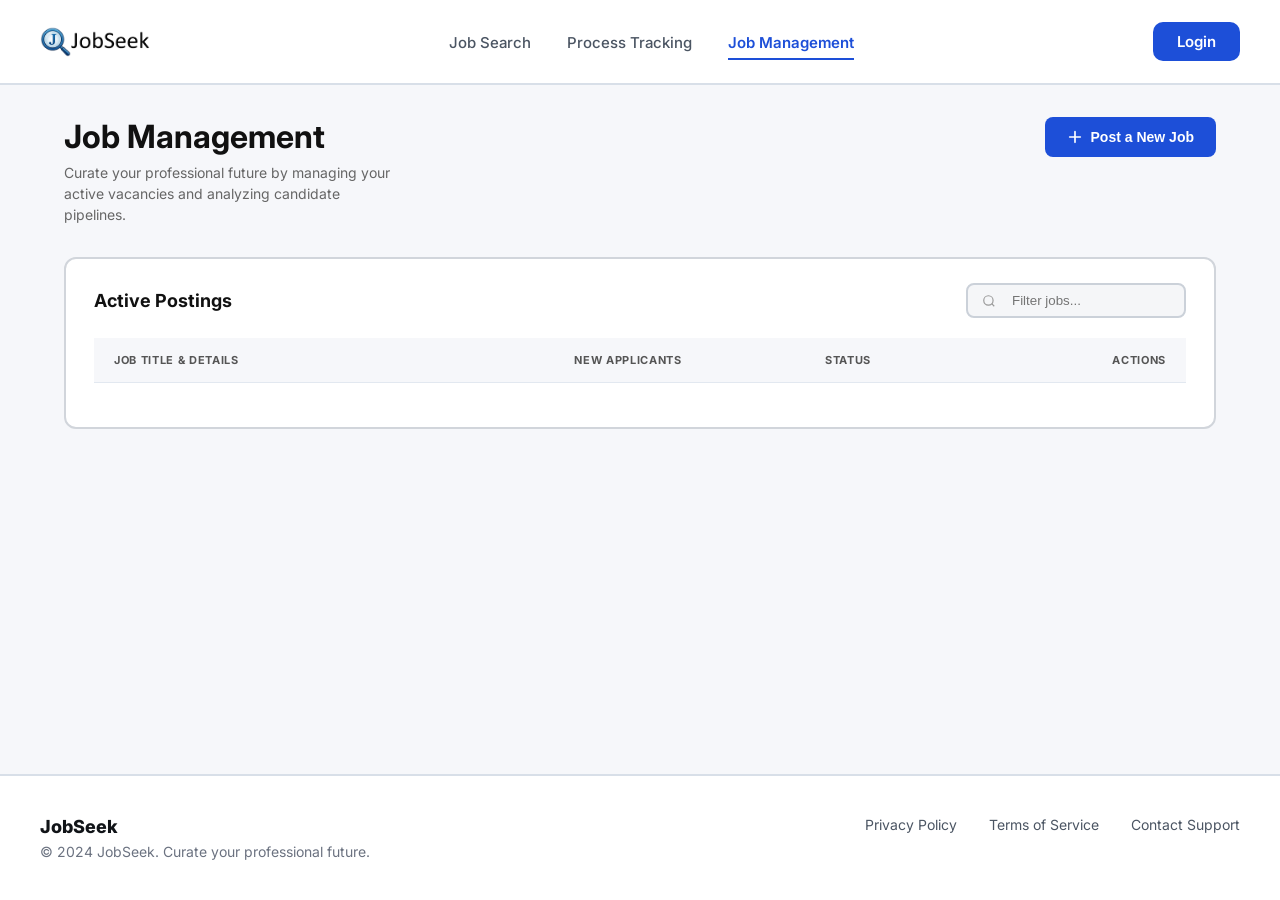
<file: JobSeek/management.html>
<!DOCTYPE html>
<html lang="en">
<head>
  <meta charset="UTF-8">
  <meta name="viewport" content="width=device-width, initial-scale=1.0">
  <title>JobSeek - Job Management</title>
  <link rel="icon" type="image/png" href="./picture/favicon.png">
  <link rel="preconnect" href="https://fonts.googleapis.com">
  <link rel="preconnect" href="https://fonts.gstatic.com" crossorigin>
  <link href="https://fonts.googleapis.com/css2?family=Inter:wght@400;500;600;700;800&display=swap" rel="stylesheet">
  <link rel="stylesheet" href="styles.css">
  <style>
    .mobile-profile, .mobile-login-link {
      display: none;
    }
    @media (max-width: 740px) {
      .desktop-profile, .btn-login {
        display: none !important;
      }
      .mobile-profile, .mobile-login-link {
        display: block;
      }
    }
  </style>
</head>
<body>

  <!-- ========== HEADER ========== -->
  <header class="site-header">
    <div class="header-inner">
      <a href="index.html" class="site-logo"><img src="./picture/logo.png"></a>

      <nav class="site-nav" id="mobileNav">
        <ul>
          <li><a href="index.html" class="nav-link">Job Search</a></li>
          <li><a href="tracking.html" class="nav-link">Process Tracking</a></li>
          <li><a href="management.html" class="nav-link active">Job Management</a></li>
          <li class="mobile-login-link"><a href="login.html" class="nav-link" style="color:var(--blue); font-weight:600;">Login</a></li>
        </ul>
      </nav>

      <div class="header-actions">
        <a href="login.html" class="btn-login">Login</a>
        <button class="hamburger-btn" aria-label="Toggle menu" id="hamburgerBtn">
          <span></span>
          <span></span>
          <span></span>
        </button>
      </div>
    </div>
  </header>

  <!-- ========== MAIN CONTENT ========== -->
  <main class="tracking-page">
    <div class="tracking-inner">

      <!-- HERO ROW -->
      <div class="hero-row">
        <div>
          <h1>Job Management</h1>
          <p>Curate your professional future by managing your active vacancies and analyzing candidate pipelines.</p>
        </div>
        <button class="btn-primary" id="openPostJobModalBtn">
          <svg width="16" height="16" fill="none" viewBox="0 0 24 24" stroke="currentColor" stroke-width="2.5">
            <path stroke-linecap="round" stroke-linejoin="round" d="M12 4v16m8-8H4"/>
          </svg>
          Post a New Job
        </button>
      </div>


      <!-- ACTIVE POSTINGS -->
      <div class="section-card">
        <div class="section-header">
          <h2>Active Postings</h2>
          <div class="search-input">
            <svg width="14" height="14" fill="none" viewBox="0 0 24 24" stroke="currentColor" stroke-width="2">
              <circle cx="11" cy="11" r="8"/><line x1="21" y1="21" x2="16.65" y2="16.65"/>
            </svg>
            <input type="text" id="jobFilterInput" placeholder="Filter jobs..." style="border:none; outline:none; background:transparent; width:100%; margin-left:8px;" />
          </div>
        </div>

        <div class="table-wrapper">
          <!-- Table header -->
          <div class="table-head">
          <span>Job Title &amp; Details</span>
          <span style="text-align:center">New Applicants</span>
          <span style="text-align:center">Status</span>
          <span style="text-align:right">Actions</span>
        </div>

        <div id="activeJobsContainer"></div>

        </div>

        <!-- Pagination -->
        <div id="paginationContainer" style="display: flex; justify-content: center; align-items: center; gap: 8px; margin-top: 20px;"></div>
      </div>

    </div>
  </main>

  <!-- Modal -->
  <div id="companyModal" class="modal" style="display:none; position:fixed; top:0; left:0; width:100%; height:100%; background:rgba(0,0,0,0.5); align-items:center; justify-content:center; z-index:9999;">
      <div class="modal-content" style="background:#fff; padding:30px; border-radius:12px; max-width:400px; width:90%; box-shadow:0 10px 25px rgba(0,0,0,0.1);">
          <h2 style="margin-top:0; font-size:24px; color:#0f172a;">Register Company</h2>
          <form id="companyForm" style="display:flex; flex-direction:column; gap:15px; margin-top:20px;">
              <input type="text" id="compName" placeholder="Company Name" required style="padding:12px; border:1px solid #cbd5e1; border-radius:8px; font-family:inherit; font-size:14px;" />
              <input type="text" id="compLocation" placeholder="Location" required style="padding:12px; border:1px solid #cbd5e1; border-radius:8px; font-family:inherit; font-size:14px;" />
              <input type="text" id="compSector" placeholder="Sector" required style="padding:12px; border:1px solid #cbd5e1; border-radius:8px; font-family:inherit; font-size:14px;" />
              <textarea id="compDetails" placeholder="Description" style="padding:12px; border:1px solid #cbd5e1; border-radius:8px; font-family:inherit; font-size:14px; min-height:80px;"></textarea>
              <div style="display:flex; gap:10px; margin-top:10px;">
                  <button type="button" id="closeModalBtn" class="btn-secondary" style="flex:1; border-radius:8px; padding:12px 22px; font-size:14px; font-weight:600; cursor:pointer; background:#f1f5f9; border:1px solid #cbd5e1; color:#0f172a; display:flex; justify-content:center; align-items:center; transition:background 0.2s;" onmouseover="this.style.background='#e2e8f0'" onmouseout="this.style.background='#f1f5f9'">Cancel</button>
                  <button type="submit" class="btn-primary" style="flex:1; justify-content:center;">Register</button>
              </div>
          </form>
      </div>
  </div>

  <!-- Post Job Modal -->
  <div id="postJobModal" class="modal" style="display:none; position:fixed; top:0; left:0; width:100%; height:100%; background:rgba(0,0,0,0.5); align-items:center; justify-content:center; z-index:9999;">
      <div class="modal-content" style="background:#fff; padding:30px; border-radius:12px; max-width:500px; width:90%; box-shadow:0 10px 25px rgba(0,0,0,0.1); max-height:90vh; overflow-y:auto;">
          <h2 style="margin-top:0; font-size:24px; color:#0f172a;">Post a New Job</h2>
          <form id="postJobForm" style="display:flex; flex-direction:column; gap:15px; margin-top:20px;">
              <input type="text" id="jobTitle" placeholder="Job Title" required style="padding:12px; border:1px solid #cbd5e1; border-radius:8px; font-family:inherit; font-size:14px;" />
              <select id="jobCompany" required style="padding:12px; border:1px solid #cbd5e1; border-radius:8px; font-family:inherit; font-size:14px; background:#fff;">
                  <option value="" disabled selected>Select Company</option>
              </select>
              <input type="text" id="jobLocation" placeholder="Location" required style="padding:12px; border:1px solid #cbd5e1; border-radius:8px; font-family:inherit; font-size:14px;" />
              <input type="text" id="jobSalary" placeholder="Salary (e.g. $100k - $130k)" style="padding:12px; border:1px solid #cbd5e1; border-radius:8px; font-family:inherit; font-size:14px;" />
              
              <div style="display:flex; gap:15px;">
                  <select id="jobType" required style="flex:1; padding:12px; border:1px solid #cbd5e1; border-radius:8px; font-family:inherit; font-size:14px; background:#fff;">
                      <option value="" disabled selected>Job Type</option>
                      <option value="full-time">Full-time</option>
                      <option value="contract">Contract</option>
                      <option value="remote">Remote</option>
                  </select>
                  <select id="jobExperience" required style="flex:1; padding:12px; border:1px solid #cbd5e1; border-radius:8px; font-family:inherit; font-size:14px; background:#fff;">
                      <option value="" disabled selected>Experience</option>
                      <option value="entry">Entry Level</option>
                      <option value="mid">Mid Level</option>
                      <option value="exec">Executive</option>
                  </select>
              </div>

              <textarea id="jobDescription" placeholder="Job Description" required style="padding:12px; border:1px solid #cbd5e1; border-radius:8px; font-family:inherit; font-size:14px; min-height:100px;"></textarea>
              
              <div style="display:flex; gap:10px; margin-top:10px;">
                  <button type="button" id="closePostJobModalBtn" class="btn-secondary" style="flex:1; border-radius:8px; padding:12px 22px; font-size:14px; font-weight:600; cursor:pointer; background:#f1f5f9; border:1px solid #cbd5e1; color:#0f172a; display:flex; justify-content:center; align-items:center; transition:background 0.2s;" onmouseover="this.style.background='#e2e8f0'" onmouseout="this.style.background='#f1f5f9'">Cancel</button>
                  <button type="submit" class="btn-primary" style="flex:1; justify-content:center;">Post Job</button>
              </div>
          </form>
      </div>
  </div>

  <!-- Edit Job Modal -->
  <div id="editJobModal" class="modal" style="display:none; position:fixed; top:0; left:0; width:100%; height:100%; background:rgba(0,0,0,0.5); align-items:center; justify-content:center; z-index:9999;">
      <div class="modal-content" style="background:#fff; padding:30px; border-radius:12px; max-width:500px; width:90%; box-shadow:0 10px 25px rgba(0,0,0,0.1); max-height:90vh; overflow-y:auto;">
          <h2 style="margin-top:0; font-size:24px; color:#0f172a;">Edit Job</h2>
          <form id="editJobForm" style="display:flex; flex-direction:column; gap:15px; margin-top:20px;">
              <input type="hidden" id="editJobId" />
              <input type="text" id="editJobTitle" placeholder="Job Title" required style="padding:12px; border:1px solid #cbd5e1; border-radius:8px; font-family:inherit; font-size:14px;" />
              <input type="text" id="editJobLocation" placeholder="Location" required style="padding:12px; border:1px solid #cbd5e1; border-radius:8px; font-family:inherit; font-size:14px;" />
              <input type="text" id="editJobSalary" placeholder="Salary (e.g. $100k - $130k)" style="padding:12px; border:1px solid #cbd5e1; border-radius:8px; font-family:inherit; font-size:14px;" />
              
              <div style="display:flex; gap:15px;">
                  <select id="editJobType" required style="flex:1; padding:12px; border:1px solid #cbd5e1; border-radius:8px; font-family:inherit; font-size:14px; background:#fff;">
                      <option value="" disabled>Job Type</option>
                      <option value="full-time">Full-time</option>
                      <option value="contract">Contract</option>
                      <option value="remote">Remote</option>
                  </select>
                  <select id="editJobExperience" required style="flex:1; padding:12px; border:1px solid #cbd5e1; border-radius:8px; font-family:inherit; font-size:14px; background:#fff;">
                      <option value="" disabled>Experience</option>
                      <option value="entry">Entry Level</option>
                      <option value="mid">Mid Level</option>
                      <option value="exec">Executive</option>
                  </select>
              </div>

              <select id="editJobStatus" required style="padding:12px; border:1px solid #cbd5e1; border-radius:8px; font-family:inherit; font-size:14px; background:#fff;">
                  <option value="" disabled>Status</option>
                  <option value="Open">Open</option>
                  <option value="Closed">Closed</option>
              </select>

              <textarea id="editJobDescription" placeholder="Job Description" required style="padding:12px; border:1px solid #cbd5e1; border-radius:8px; font-family:inherit; font-size:14px; min-height:100px;"></textarea>
              
              <div style="display:flex; gap:10px; margin-top:10px;">
                  <button type="button" id="closeEditJobModalBtn" class="btn-secondary" style="flex:1; border-radius:8px; padding:12px 22px; font-size:14px; font-weight:600; cursor:pointer; background:#f1f5f9; border:1px solid #cbd5e1; color:#0f172a; display:flex; justify-content:center; align-items:center; transition:background 0.2s;" onmouseover="this.style.background='#e2e8f0'" onmouseout="this.style.background='#f1f5f9'">Cancel</button>
                  <button type="submit" class="btn-primary" style="flex:1; justify-content:center;">Save Changes</button>
              </div>
          </form>
      </div>
  </div>

  <!-- ========== FOOTER ========== -->
  <footer class="site-footer">
    <div class="footer-inner">
      <div class="footer-info">
        <p class="footer-brand">JobSeek</p>
        <p class="footer-copy">&copy; 2024 JobSeek. Curate your professional future.</p>
      </div>
      <div class="footer-links">
        <a href="privacy.html">Privacy Policy</a>
        <a href="terms.html">Terms of Service</a>
        <a href="contact.html">Contact Support</a>
      </div>
    </div>
  </footer>

  <script>
    let allEmployerJobs = [];
    let currentFilteredJobs = [];
    let jobsPerPage = 3;
    let currentPage = 1;

    function renderJobs() {
        const container = document.getElementById('activeJobsContainer');
        if (!container) return;
        container.innerHTML = '';
        
        // Sort jobs before paginating
        currentFilteredJobs.sort((a, b) => {
            const countA = parseInt(a.new_applicants_count) || 0;
            const countB = parseInt(b.new_applicants_count) || 0;
            if (countA !== countB) return countB - countA;
            
            // If counts are equal, sort by created_at DESC
            return new Date(b.created_at) - new Date(a.created_at);
        });

        const startIndex = (currentPage - 1) * jobsPerPage;
        const endIndex = startIndex + jobsPerPage;
        const displayJobs = currentFilteredJobs.slice(startIndex, endIndex);
        
        displayJobs.forEach(job => {
            const row = document.createElement('div');
            row.className = 'job-row';
            
            
            let statusClass = 's-active';
            if (job.status.toLowerCase() === 'closed') statusClass = 's-draft';
            
            const newCount = parseInt(job.new_applicants_count) || 0;
            const titlePrefix = newCount > 0 ? '<span class="new-indicator"></span>' : '';
            const countDisplay = newCount > 0 ? `<span style="color:var(--blue); font-weight:600;">${newCount}</span>` : '<span style="color:var(--gray);">-</span>';

            row.innerHTML = `
              <div>
                <div class="job-title">${titlePrefix}${job.title}</div>
                <div class="job-meta">
                  <svg width="12" height="12" fill="none" viewBox="0 0 24 24" stroke="currentColor" stroke-width="2"><circle cx="12" cy="12" r="10"/><polyline points="12 6 12 12 16 14"/></svg>
                  ${job.location} &bull; ${job.type}
                </div>
              </div>
              <div style="text-align:center">${countDisplay}</div>
              <div style="text-align:center"><span class="status-badge ${statusClass}">${job.status}</span></div>
              <div style="text-align:right; position:relative;">
                  <button class="action-btn" onclick="toggleDropdown(event, ${job.id})" style="background:none; border:none; cursor:pointer; font-size:18px; font-weight:700; color:#0f172a; padding:4px 8px; border-radius:4px;">...</button>
                  <div id="dropdown-${job.id}" class="job-dropdown" style="display:none; position:absolute; right:0; top:100%; background:#fff; border:1px solid #e2e8f0; border-radius:6px; box-shadow:0 4px 6px -1px rgba(0,0,0,0.1); z-index:10; min-width:120px; padding:4px 0;">
                      <a href="#" onclick="openEditModal(${job.id}); return false;" style="display:block; padding:8px 16px; color:#0f172a; text-decoration:none; font-size:14px; text-align:left;">Edit</a>
                      <a href="manage-job.html?id=${job.id}" style="display:block; padding:8px 16px; color:#0f172a; text-decoration:none; font-size:14px; text-align:left;">Manage</a>
                  </div>
              </div>
            `;
            container.appendChild(row);
        });

        renderPagination();
    }

    function renderPagination() {
        const paginationContainer = document.getElementById('paginationContainer');
        if (!paginationContainer) return;
        paginationContainer.innerHTML = '';

        const totalPages = Math.ceil(currentFilteredJobs.length / jobsPerPage);
        if (totalPages <= 1) return;

        // Prev Button
        const prevBtn = document.createElement('button');
        prevBtn.innerHTML = '<svg width="16" height="16" viewBox="0 0 24 24" fill="none" stroke="currentColor" stroke-width="2"><polyline points="15 18 9 12 15 6"></polyline></svg>';
        prevBtn.className = 'page-btn' + (currentPage === 1 ? ' disabled' : '');
        prevBtn.onclick = (e) => { e.preventDefault(); if (currentPage > 1) { currentPage--; renderJobs(); } };
        paginationContainer.appendChild(prevBtn);

        // Page Numbers
        for (let i = 1; i <= totalPages; i++) {
            let shouldRender = false;
            let isDots = false;

            if (totalPages <= 6) {
                shouldRender = true;
            } else {
                if (currentPage <= 4) {
                    if (i <= 5 || i === totalPages) shouldRender = true;
                    else if (i === 6) isDots = true;
                } else if (currentPage >= totalPages - 3) {
                    if (i === 1 || i >= totalPages - 4) shouldRender = true;
                    else if (i === totalPages - 5) isDots = true;
                } else {
                    if (i === 1 || i === totalPages || (i >= currentPage - 1 && i <= currentPage + 1)) shouldRender = true;
                    else if (i === currentPage - 2 || i === currentPage + 2) isDots = true;
                }
            }

            if (shouldRender) {
                const pageBtn = document.createElement('button');
                pageBtn.innerText = i;
                pageBtn.className = 'page-btn' + (currentPage === i ? ' active' : '');
                pageBtn.onclick = (e) => { e.preventDefault(); currentPage = i; renderJobs(); };
                paginationContainer.appendChild(pageBtn);
            } else if (isDots) {
                const dots = document.createElement('span');
                dots.innerText = '...';
                dots.style.padding = '0 10px';
                dots.style.color = 'var(--gray)';
                paginationContainer.appendChild(dots);
            }
        }

        // Next Button
        const nextBtn = document.createElement('button');
        nextBtn.innerHTML = '<svg width="16" height="16" viewBox="0 0 24 24" fill="none" stroke="currentColor" stroke-width="2"><polyline points="9 18 15 12 9 6"></polyline></svg>';
        nextBtn.className = 'page-btn' + (currentPage === totalPages ? ' disabled' : '');
        nextBtn.onclick = (e) => { e.preventDefault(); if (currentPage < totalPages) { currentPage++; renderJobs(); } };
        paginationContainer.appendChild(nextBtn);
    }

    function toggleDropdown(event, jobId) {
        event.stopPropagation();
        // Close all other dropdowns
        document.querySelectorAll('.job-dropdown').forEach(el => {
            if (el.id !== 'dropdown-' + jobId) el.style.display = 'none';
        });
        const dropdown = document.getElementById('dropdown-' + jobId);
        dropdown.style.display = dropdown.style.display === 'none' ? 'block' : 'none';
    }

    // Close dropdown when clicking outside
    document.addEventListener('click', () => {
        document.querySelectorAll('.job-dropdown').forEach(el => el.style.display = 'none');
    });

    async function openEditModal(jobId) {
        const editModal = document.getElementById('editJobModal');
        try {
            const res = await fetch('api/employer_get_job.php?id=' + jobId);
            const data = await res.json();
            if (data.success) {
                const job = data.data;
                document.getElementById('editJobId').value = job.id;
                document.getElementById('editJobTitle').value = job.title;
                document.getElementById('editJobLocation').value = job.location;
                document.getElementById('editJobSalary').value = job.salary;
                document.getElementById('editJobType').value = job.type;
                document.getElementById('editJobExperience').value = job.experience;
                document.getElementById('editJobStatus').value = job.status;
                document.getElementById('editJobDescription').value = job.description;
                
                editModal.style.display = 'flex';
            } else {
                alert('Failed to load job: ' + data.message);
            }
        } catch (e) {
            console.error(e);
            alert('An error occurred while loading the job.');
        }
    }

    const hamburgerBtn = document.getElementById('hamburgerBtn');
    const mobileNav = document.getElementById('mobileNav');

    if (hamburgerBtn && mobileNav) {
      hamburgerBtn.addEventListener('click', () => {
        hamburgerBtn.classList.toggle('active');
        mobileNav.classList.toggle('open');
      });
    }

    document.addEventListener('DOMContentLoaded', () => {
        fetch('api/check_auth.php').then(r=>r.json()).then(async data => {
            const managementInner = document.querySelector('.tracking-inner');
            if (!data.success) {
                managementInner.innerHTML = `
                    <div style="text-align:center; padding: 100px 20px;">
                        <h2>Please Log In</h2>
                        <p>You must be logged in to access the job management dashboard.</p>
                        <a href="login.html" class="btn-login" style="display:inline-block; margin-top: 20px;">Login Here</a>
                    </div>
                `;
                return;
            }
            
            // Handle Header & Mobile Nav Update
            const headerActions = document.querySelector('.header-actions');
            const mobileNavUl = document.querySelector('#mobileNav ul');
            if (headerActions) {
                const loginBtn = headerActions.querySelector('.btn-login');
                if (loginBtn) {
                    // Desktop Profile
                    const userProfile = document.createElement('div');
                    userProfile.className = 'desktop-profile';
                    userProfile.style.display = 'flex';
                    userProfile.style.alignItems = 'center'; userProfile.style.gap = '15px';
                    userProfile.innerHTML = `<span style="font-weight: 500; font-size: 14px; color: #0f172a;">Welcome, ${data.data.name}</span><a href="#" class="btn-apply logout-btn">Logout</a>`;
                    headerActions.insertBefore(userProfile, loginBtn);
                    loginBtn.remove();
                    
                    // Add Mobile Profile logic
                    if (mobileNavUl) {
                        const mobileLogin = document.querySelector('.mobile-login-link');
                        if (mobileLogin) mobileLogin.remove();

                        const welcomeLi = document.createElement('li');
                        welcomeLi.className = 'mobile-profile';
                        welcomeLi.innerHTML = `<span style="display:block; font-weight:600; color:#0f172a; padding-bottom:16px; margin-bottom:8px; border-bottom:1px solid #e2e8f0;">Welcome, ${data.data.name}</span>`;
                        mobileNavUl.insertBefore(welcomeLi, mobileNavUl.firstChild);

                        const logoutLi = document.createElement('li');
                        logoutLi.className = 'mobile-profile';
                        logoutLi.innerHTML = `<a href="#" class="nav-link logout-btn" style="color:#ef4444; font-weight:600;">Logout</a>`;
                        mobileNavUl.appendChild(logoutLi);
                    }

                    // Attach logout event listeners
                    document.querySelectorAll('.logout-btn').forEach(btn => {
                        btn.addEventListener('click', async (e) => {
                            e.preventDefault(); await fetch('api/logout.php'); window.location.reload();
                        });
                    });
                }
            }

            // Check if employer
            if (data.data.role !== 'employer') {
                managementInner.innerHTML = `
                    <div style="text-align:center; padding: 100px 20px;">
                        <h2>Register a Company</h2>
                        <p style="color:#64748b; margin-top:10px;">You haven't registered a company yet. Register to start posting jobs.</p>
                        <button id="openRegisterModal" class="btn-primary" style="margin: 20px auto 0; display: inline-flex; justify-content: center;">Register Company</button>
                    </div>
                `;

                document.getElementById('openRegisterModal').addEventListener('click', () => {
                    document.getElementById('companyModal').style.display = 'flex';
                });
            } else {
                try {
                    const resJobs = await fetch('api/employer_jobs.php');
                    const jobsResult = await resJobs.json();
                    if (jobsResult.success) {
                        allEmployerJobs = jobsResult.data;
                        currentFilteredJobs = allEmployerJobs;
                        renderJobs();
                    }
                } catch (err) {
                    console.error("Error fetching jobs:", err);
                }
            }
        });

        const filterInput = document.getElementById('jobFilterInput');
        if (filterInput) {
            filterInput.addEventListener('input', (e) => {
                const query = e.target.value.toLowerCase();
                currentFilteredJobs = allEmployerJobs.filter(job => 
                    job.title.toLowerCase().includes(query) || 
                    job.location.toLowerCase().includes(query)
                );
                currentPage = 1; // Reset to page 1 on search
                renderJobs();
            });
        }

        // Modal Logic
        const modal = document.getElementById('companyModal');
        document.getElementById('closeModalBtn').addEventListener('click', () => {
            modal.style.display = 'none';
        });

        document.getElementById('companyForm').addEventListener('submit', async (e) => {
            e.preventDefault();
            const payload = {
                name: document.getElementById('compName').value,
                location: document.getElementById('compLocation').value,
                sector: document.getElementById('compSector').value,
                details: document.getElementById('compDetails').value
            };

            const res = await fetch('api/companies.php', {
                method: 'POST',
                headers: { 'Content-Type': 'application/json' },
                body: JSON.stringify(payload)
            });
            const result = await res.json();
            if (result.success) {
                window.location.reload();
            } else {
                alert(result.message || 'Failed to register company.');
            }
        });
        // Post Job Logic
        const postJobModal = document.getElementById('postJobModal');
        const openPostJobModalBtn = document.getElementById('openPostJobModalBtn');
        const jobCompanySelect = document.getElementById('jobCompany');

        if (openPostJobModalBtn) {
            openPostJobModalBtn.addEventListener('click', async () => {
                postJobModal.style.display = 'flex';
                // Fetch companies to populate dropdown
                const res = await fetch('api/companies.php');
                const result = await res.json();
                if (result.success && result.data.length > 0) {
                    jobCompanySelect.innerHTML = '<option value="" disabled selected>Select Company</option>';
                    result.data.forEach(company => {
                        const option = document.createElement('option');
                        option.value = company.id;
                        option.textContent = company.name;
                        jobCompanySelect.appendChild(option);
                    });
                }
            });
        }

        document.getElementById('closePostJobModalBtn').addEventListener('click', () => {
            postJobModal.style.display = 'none';
        });

        document.getElementById('postJobForm').addEventListener('submit', async (e) => {
            e.preventDefault();
            const payload = {
                title: document.getElementById('jobTitle').value,
                company_id: document.getElementById('jobCompany').value,
                location: document.getElementById('jobLocation').value,
                salary: document.getElementById('jobSalary').value,
                type: document.getElementById('jobType').value,
                experience: document.getElementById('jobExperience').value,
                description: document.getElementById('jobDescription').value
            };

            const res = await fetch('api/post_job.php', {
                method: 'POST',
                headers: { 'Content-Type': 'application/json' },
                body: JSON.stringify(payload)
            });
            const result = await res.json();
            if (result.success) {
                window.location.reload();
            } else {
                alert(result.message || 'Failed to post job.');
            }
        });

        // Edit Job Logic
        const editJobModal = document.getElementById('editJobModal');
        document.getElementById('closeEditJobModalBtn').addEventListener('click', () => {
            editJobModal.style.display = 'none';
        });

        document.getElementById('editJobForm').addEventListener('submit', async (e) => {
            e.preventDefault();
            const formData = new FormData();
            formData.append('id', document.getElementById('editJobId').value);
            formData.append('title', document.getElementById('editJobTitle').value);
            formData.append('location', document.getElementById('editJobLocation').value);
            formData.append('salary', document.getElementById('editJobSalary').value);
            formData.append('type', document.getElementById('editJobType').value);
            formData.append('experience', document.getElementById('editJobExperience').value);
            formData.append('status', document.getElementById('editJobStatus').value);
            formData.append('description', document.getElementById('editJobDescription').value);

            try {
                const res = await fetch('api/edit_job.php', { method: 'POST', body: formData });
                const data = await res.json();
                if (data.success) {
                    editJobModal.style.display = 'none';
                    // Refresh the jobs list
                    const refreshRes = await fetch('api/employer_jobs.php');
                    const refreshData = await refreshRes.json();
                    if (refreshData.success) {
                        allEmployerJobs = refreshData.data;
                        
                        // Re-apply filter if any
                        const query = document.getElementById('jobFilterInput').value.toLowerCase();
                        if (query) {
                            currentFilteredJobs = allEmployerJobs.filter(job => 
                                job.title.toLowerCase().includes(query) || 
                                job.location.toLowerCase().includes(query)
                            );
                        } else {
                            currentFilteredJobs = allEmployerJobs;
                        }
                        
                        renderJobs();
                    }
                } else {
                    alert(data.message || 'Failed to edit job.');
                }
            } catch (err) {
                console.error(err);
                alert('An error occurred.');
            }
        });
    });
  </script>
</body>
</html>
</file>
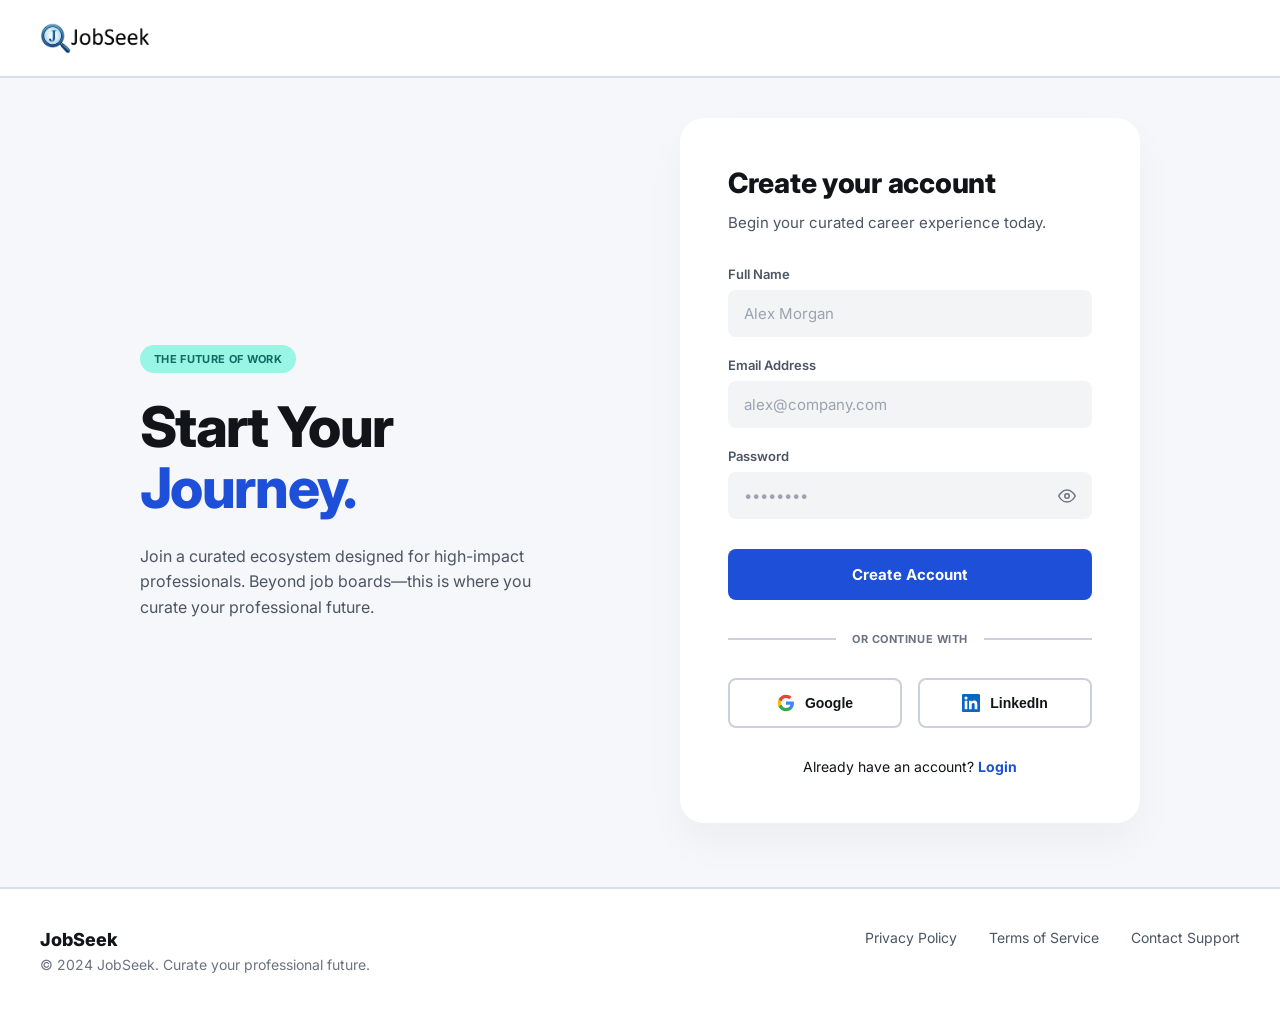
<file: JobSeek/register.html>
<!DOCTYPE html>
<html lang="en">
<head>
  <meta charset="UTF-8">
  <meta name="viewport" content="width=device-width, initial-scale=1.0">
  <title>Register - JobSeek</title>
  <link rel="icon" type="image/png" href="./picture/favicon.png">
  <link rel="preconnect" href="https://fonts.googleapis.com">
  <link rel="preconnect" href="https://fonts.gstatic.com" crossorigin>
  <link href="https://fonts.googleapis.com/css2?family=Inter:wght@400;500;600;700;800&display=swap" rel="stylesheet">
  <link rel="stylesheet" href="styles.css">
  <style>
    /* Additional styles for the register page inputs to match the mockup */
    .register-input-wrapper {
      position: relative;
      display: flex;
      align-items: center;
    }
    .register-input-wrapper .form-input {
      background-color: #f3f4f6; /* light gray from mockup */
      border: none;
      padding-left: 16px;
    }
    .eye-icon {
      position: absolute;
      right: 16px;
      color: #6b7280;
      cursor: pointer;
    }

    /* Mobile overrides for 360wx740h and similar devices */
    @media (max-width: 480px) {
      .login-main {
        padding: 16px 0;
      }
      .login-inner {
        gap: 16px;
        padding: 0 16px;
      }
      .login-text-content {
        margin-bottom: 0;
      }
      .login-badge {
        font-size: 10px;
        padding: 5px 10px;
        margin-bottom: 12px;
        display: inline-block;
      }
      .login-title {
        font-size: 40px;
        line-height: 1.05;
        margin-bottom: 12px;
      }
      .login-desc {
        font-size: 14px;
        line-height: 1.4;
        margin-bottom: 16px;
      }
      .login-card {
        padding: 24px 20px;
        border-radius: 16px;
      }
      .login-card h2 {
        font-size: 26px;
        margin-bottom: 6px;
      }
      .login-subtitle {
        font-size: 14px;
        margin-bottom: 20px;
      }
      .form-group {
        margin-bottom: 14px;
      }
      .form-label {
        font-size: 13px;
        margin-bottom: 6px;
      }
      .form-input {
        padding: 12px 14px;
        font-size: 14px;
      }
      .submit-btn {
        padding: 14px;
        font-size: 15px;
        margin-top: 4px;
      }
      .divider {
        margin: 20px 0;
      }
      .social-login {
        gap: 12px;
        flex-direction: column;
      }
      .btn-social {
        padding: 12px;
        font-size: 14px;
        width: 100%;
      }
      .register-link {
        margin-top: 24px;
        font-size: 14px;
      }
    }
  </style>
</head>
<body class="login-page">

  <!-- ========== HEADER ========== -->
  <header class="site-header">
    <div class="header-inner">
      <a href="index.html" class="site-logo"><img src="./picture/logo.png" alt="JobSeek"></a>
    </div>
  </header>

  <!-- ========== MAIN CONTENT ========== -->
  <main class="login-main">
    <div class="login-inner">
      
      <!-- LEFT CONTENT -->
      <div class="login-text-content">
        <span class="pill pill--mint login-badge">THE FUTURE OF WORK</span>
        <h1 class="login-title">Start Your<br><span class="text-blue">Journey.</span></h1>
        <p class="login-desc">Join a curated ecosystem designed for high-impact professionals. Beyond job boards—this is where you curate your professional future.</p>
      </div>

      <!-- RIGHT CONTENT: FORM CARD -->
      <div class="login-form-wrapper">
        <div class="login-card">
          <h2>Create your account</h2>
          <p class="login-subtitle">Begin your curated career experience today.</p>

          <form class="login-form" id="registerForm" style="margin-top: 30px;">
            <div id="registerError" style="color: #ef4444; background-color: #fee2e2; padding: 10px; border-radius: 8px; font-size: 14px; margin-bottom: 15px; display: none; text-align: center; border: 1px solid #fca5a5;"></div>
            <div class="form-group">
              <label class="form-label">Full Name</label>
              <div class="register-input-wrapper">
                <input type="text" class="form-input" id="nameInput" placeholder="Alex Morgan" required>
              </div>
            </div>

            <div class="form-group">
              <label class="form-label">Email Address</label>
              <div class="register-input-wrapper">
                <input type="email" class="form-input" id="emailInput" placeholder="alex@company.com" required>
              </div>
            </div>

            <div class="form-group">
              <label class="form-label">Password</label>
              <div class="register-input-wrapper">
                <input type="password" class="form-input" id="passwordInput" placeholder="••••••••" required>
                <svg class="eye-icon" viewBox="0 0 24 24" width="18" height="18" fill="none" stroke="currentColor" stroke-width="2" stroke-linecap="round" stroke-linejoin="round">
                  <path d="M1 12s4-8 11-8 11 8 11 8-4 8-11 8-11-8-11-8z"></path>
                  <circle cx="12" cy="12" r="3"></circle>
                </svg>
              </div>
            </div>

            <button type="submit" class="submit-btn" style="margin-top: 10px;">Create Account</button>
          </form>

          <div class="divider">
            <span>OR CONTINUE WITH</span>
          </div>

          <div class="social-login">
            <button class="btn-social">
              <svg viewBox="0 0 24 24" width="18" height="18" xmlns="http://www.w3.org/2000/svg">
                <path d="M22.56 12.25c0-.78-.07-1.53-.2-2.25H12v4.26h5.92c-.26 1.37-1.04 2.53-2.21 3.31v2.77h3.57c2.08-1.92 3.28-4.74 3.28-8.09z" fill="#4285F4"/>
                <path d="M12 23c2.97 0 5.46-.98 7.28-2.66l-3.57-2.77c-.98.66-2.23 1.06-3.71 1.06-2.86 0-5.29-1.93-6.16-4.53H2.18v2.84C3.99 20.53 7.7 23 12 23z" fill="#34A853"/>
                <path d="M5.84 14.09c-.22-.66-.35-1.36-.35-2.09s.13-1.43.35-2.09V7.07H2.18C1.43 8.55 1 10.22 1 12s.43 3.45 1.18 4.93l2.85-2.22.81-.62z" fill="#FBBC05"/>
                <path d="M12 5.38c1.62 0 3.06.56 4.21 1.64l3.15-3.15C17.45 2.09 14.97 1 12 1 7.7 1 3.99 3.47 2.18 7.07l3.66 2.84c.87-2.6 3.3-4.53 6.16-4.53z" fill="#EA4335"/>
              </svg>
              Google
            </button>
            <button class="btn-social">
              <svg viewBox="0 0 24 24" width="18" height="18" fill="#0A66C2" xmlns="http://www.w3.org/2000/svg">
                <path d="M20.447 20.452h-3.554v-5.569c0-1.328-.027-3.037-1.852-3.037-1.853 0-2.136 1.445-2.136 2.939v5.667H9.351V9h3.414v1.561h.046c.477-.9 1.637-1.85 3.37-1.85 3.601 0 4.267 2.37 4.267 5.455v6.286zM5.337 7.433a2.062 2.062 0 0 1-2.063-2.065 2.064 2.064 0 1 1 2.063 2.065zM7.119 20.452H3.554V9h3.565v11.452zM22.225 0H1.771C.792 0 0 .774 0 1.729v20.542C0 23.227.792 24 1.771 24h20.451C23.2 24 24 23.227 24 22.271V1.729C24 .774 23.2 0 22.222 0h.003z"/>
              </svg>
              LinkedIn
            </button>
          </div>
          
          <p class="register-link" style="text-align: center; margin-top: 30px;">Already have an account? <a href="login.html">Login</a></p>
        </div>
      </div>

    </div>
  </main>

  <!-- ========== FOOTER ========== -->
  <footer class="site-footer">
    <div class="footer-inner">
      <div class="footer-info">
        <p class="footer-brand">JobSeek</p>
        <p class="footer-copy">&copy; 2024 JobSeek. Curate your professional future.</p>
      </div>
      <div class="footer-links">
        <a href="privacy.html">Privacy Policy</a>
        <a href="terms.html">Terms of Service</a>
        <a href="contact.html">Contact Support</a>
      </div>
    </div>
  </footer>

  <script>
    const hamburgerBtn = document.getElementById('hamburgerBtn');
    const mobileNav = document.getElementById('mobileNav');

    if (hamburgerBtn && mobileNav) {
      hamburgerBtn.addEventListener('click', () => {
        hamburgerBtn.classList.toggle('active');
        mobileNav.classList.toggle('open');
      });
    }

    // Toggle password visibility
    const eyeIcon = document.querySelector('.eye-icon');
    const passwordInput = document.getElementById('passwordInput');
    if (eyeIcon && passwordInput) {
      eyeIcon.addEventListener('click', () => {
        const type = passwordInput.getAttribute('type') === 'password' ? 'text' : 'password';
        passwordInput.setAttribute('type', type);
      });
    }

    const registerForm = document.getElementById('registerForm');
    const registerError = document.getElementById('registerError');
    const submitBtn = registerForm.querySelector('.submit-btn');

    registerForm.addEventListener('submit', async (e) => {
      e.preventDefault();
      registerError.style.display = 'none';
      submitBtn.textContent = 'Creating Account...';
      submitBtn.disabled = true;

      const name = document.getElementById('nameInput').value;
      const email = document.getElementById('emailInput').value;
      const password = passwordInput.value;

      try {
        const response = await fetch('api/register.php', {
          method: 'POST',
          headers: { 'Content-Type': 'application/json' },
          body: JSON.stringify({ name, email, password, role: 'seeker' })
        });
        const data = await response.json();

        if (data.success) {
          // Attempt to log them in automatically after registration
          await fetch('api/login.php', {
            method: 'POST',
            headers: { 'Content-Type': 'application/json' },
            body: JSON.stringify({ email, password })
          });
          window.location.href = 'index.html';
        } else {
          registerError.textContent = data.message || 'Registration failed. Please try again.';
          registerError.style.display = 'block';
        }
      } catch (err) {
        registerError.textContent = 'A network error occurred.';
        registerError.style.display = 'block';
      } finally {
        submitBtn.textContent = 'Create Account';
        submitBtn.disabled = false;
      }
    });
  </script>
</body>
</html>
</file>
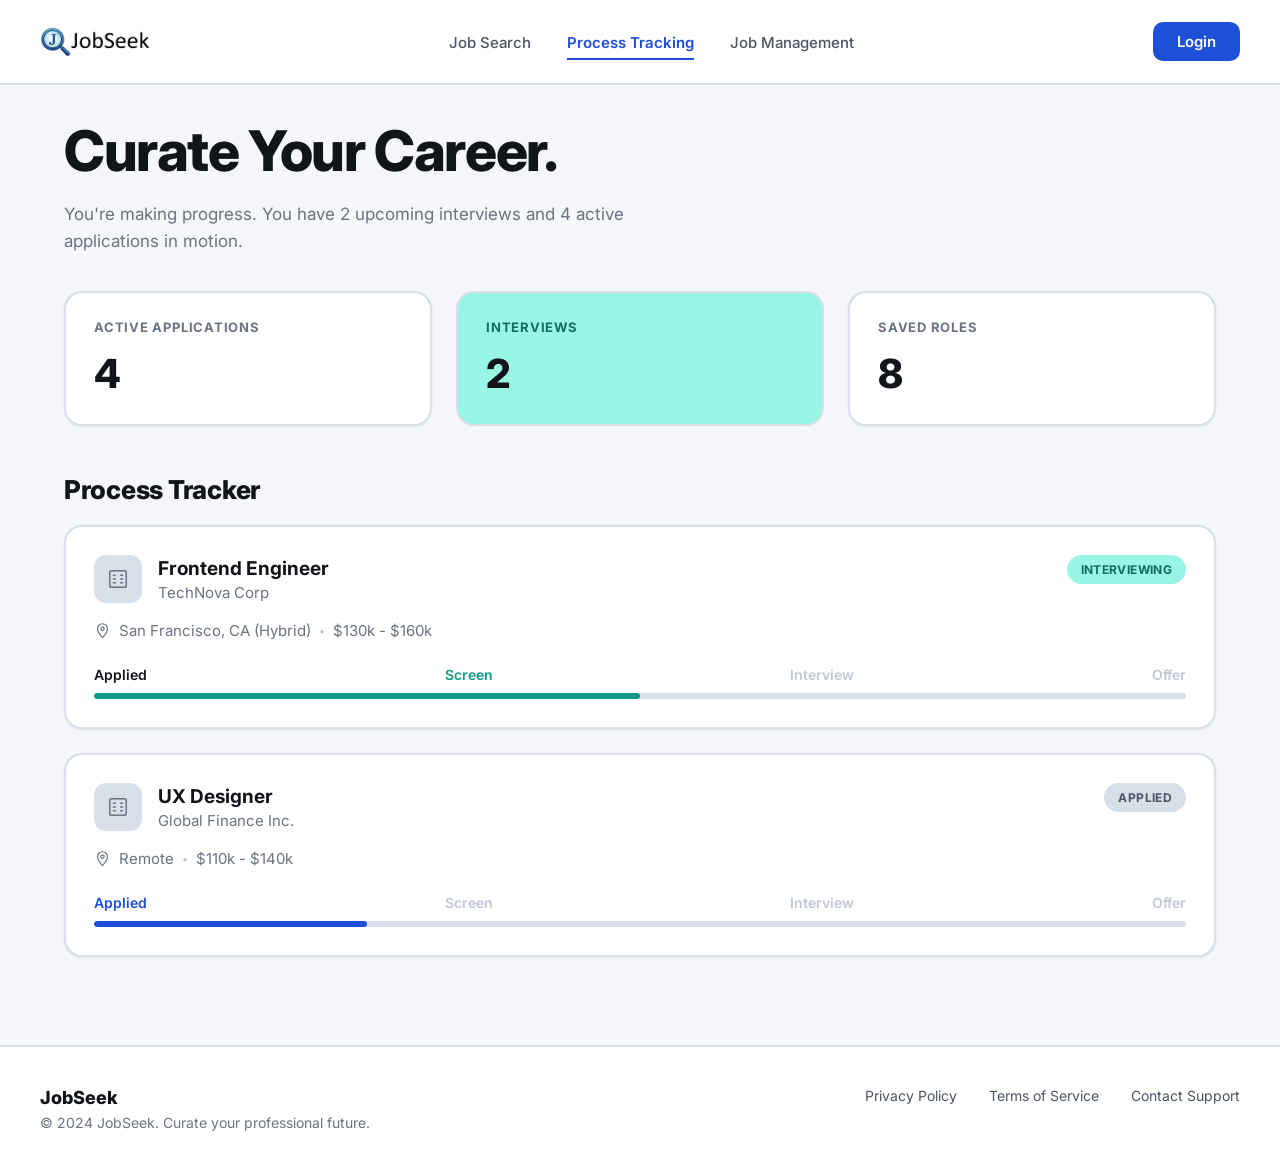
<file: JobSeek/tracking.html>
<!DOCTYPE html>
<html lang="en">
<head>
  <meta charset="UTF-8">
  <meta name="viewport" content="width=device-width, initial-scale=1.0">
  <title>Process Tracking - JobSeek</title>
  <link rel="icon" type="image/png" href="./picture/favicon.png">
  <link rel="preconnect" href="https://fonts.googleapis.com">
  <link rel="preconnect" href="https://fonts.gstatic.com" crossorigin>
  <link href="https://fonts.googleapis.com/css2?family=Inter:wght@400;500;600;700;800&display=swap" rel="stylesheet">
  <link rel="stylesheet" href="styles.css">
  <style>
    .mobile-profile, .mobile-login-link {
      display: none;
    }
    @media (max-width: 740px) {
      .desktop-profile, .btn-login {
        display: none !important;
      }
      .mobile-profile, .mobile-login-link {
        display: block;
      }
    }
  </style>
</head>
<body>

  <!-- ========== HEADER ========== -->
  <header class="site-header">
    <div class="header-inner">
      <a href="index.html" class="site-logo"><img src="./picture/logo.png"></a>

      <nav class="site-nav" id="mobileNav">
        <ul>
          <li><a href="index.html" class="nav-link">Job Search</a></li>
          <li><a href="tracking.html" class="nav-link active">Process Tracking</a></li>
          <li><a href="management.html" class="nav-link">Job Management</a></li>
          <li class="mobile-login-link"><a href="login.html" class="nav-link" style="color:var(--blue); font-weight:600;">Login</a></li>
        </ul>
      </nav>

      <div class="header-actions">
        <a href="login.html" class="btn-login">Login</a>
        <button class="hamburger-btn" aria-label="Toggle menu" id="hamburgerBtn">
          <span></span>
          <span></span>
          <span></span>
        </button>
      </div>
    </div>
  </header>

  <!-- ========== MAIN CONTENT ========== -->
  <main class="tracking-page">
    <div class="tracking-inner">

      <section class="hero">
        <h1>Curate Your Career.</h1>
        <p>You're making progress. You have 2 upcoming interviews and 4 active applications in motion.</p>
      </section>

      <section class="stats-grid">
        <div class="stat-card">
          <p class="stat-label">Active Applications</p>
          <p class="stat-value stat-value--blue">4</p>
        </div>
        <div class="stat-card stat-card--highlight">
          <p class="stat-label stat-label--dark">Interviews</p>
          <p class="stat-value stat-value--dark">2</p>
        </div>
        <div class="stat-card">
          <p class="stat-label">Saved Roles</p>
          <p class="stat-value">8</p>
        </div>
      </section>

      <div class="dashboard-grid full-width">

        <!-- Process Tracker -->
        <section class="tracker-col">
          <h2 class="col-heading">Process Tracker</h2>

          <article class="tracker-card">
            <div class="tracker-card-top">
              <div class="tracker-card-id">
                <span class="company-icon">
                  <svg viewBox="0 0 24 24" fill="none" xmlns="http://www.w3.org/2000/svg">
                    <rect x="3" y="3" width="18" height="18" rx="2" stroke="currentColor" stroke-width="1.6"/>
                    <path d="M7 8h2M7 12h2M7 16h2M15 8h2M15 12h2M15 16h2" stroke="currentColor" stroke-width="1.6" stroke-linecap="round"/>
                  </svg>
                </span>
                <div>
                  <h3 class="tracker-title">Frontend Engineer</h3>
                  <p class="tracker-company">TechNova Corp</p>
                </div>
              </div>
              <span class="pill pill--mint">Interviewing</span>
            </div>

            <div class="tracker-meta">
              <svg class="meta-icon" viewBox="0 0 24 24" fill="none" xmlns="http://www.w3.org/2000/svg">
                <path d="M12 22s7-7.58 7-12.5A7 7 0 0 0 5 9.5C5 14.42 12 22 12 22z" stroke="currentColor" stroke-width="1.7" stroke-linejoin="round"/>
                <circle cx="12" cy="9.5" r="2.3" stroke="currentColor" stroke-width="1.7"/>
              </svg>
              <span>San Francisco, CA (Hybrid)</span>
              <span class="dot">&bull;</span>
              <span>$130k - $160k</span>
            </div>

            <div class="stepper stepper--teal">
              <div class="stepper-labels">
                <span class="done">Applied</span>
                <span class="current">Screen</span>
                <span>Interview</span>
                <span>Offer</span>
              </div>
              <div class="stepper-track">
                <div class="stepper-fill" style="width:50%"></div>
              </div>
            </div>
          </article>

          <article class="tracker-card">
            <div class="tracker-card-top">
              <div class="tracker-card-id">
                <span class="company-icon">
                  <svg viewBox="0 0 24 24" fill="none" xmlns="http://www.w3.org/2000/svg">
                    <rect x="3" y="3" width="18" height="18" rx="2" stroke="currentColor" stroke-width="1.6"/>
                    <path d="M7 8h2M7 12h2M7 16h2M15 8h2M15 12h2M15 16h2" stroke="currentColor" stroke-width="1.6" stroke-linecap="round"/>
                  </svg>
                </span>
                <div>
                  <h3 class="tracker-title">UX Designer</h3>
                  <p class="tracker-company">Global Finance Inc.</p>
                </div>
              </div>
              <span class="pill pill--gray">Applied</span>
            </div>

            <div class="tracker-meta">
              <svg class="meta-icon" viewBox="0 0 24 24" fill="none" xmlns="http://www.w3.org/2000/svg">
                <path d="M12 22s7-7.58 7-12.5A7 7 0 0 0 5 9.5C5 14.42 12 22 12 22z" stroke="currentColor" stroke-width="1.7" stroke-linejoin="round"/>
                <circle cx="12" cy="9.5" r="2.3" stroke="currentColor" stroke-width="1.7"/>
              </svg>
              <span>Remote</span>
              <span class="dot">&bull;</span>
              <span>$110k - $140k</span>
            </div>

            <div class="stepper stepper--blue">
              <div class="stepper-labels">
                <span class="current">Applied</span>
                <span>Screen</span>
                <span>Interview</span>
                <span>Offer</span>
              </div>
              <div class="stepper-track">
                <div class="stepper-fill" style="width:25%"></div>
              </div>
            </div>
          </article>
        </section>

        </section>

      </div>

    </div>
  </main>

  <!-- ========== FOOTER ========== -->
  <footer class="site-footer">
    <div class="footer-inner">
      <div class="footer-info">
        <p class="footer-brand">JobSeek</p>
        <p class="footer-copy">&copy; 2024 JobSeek. Curate your professional future.</p>
      </div>
      <div class="footer-links">
        <a href="privacy.html">Privacy Policy</a>
        <a href="terms.html">Terms of Service</a>
        <a href="contact.html">Contact Support</a>
      </div>
    </div>
  </footer>

  <script>
    const hamburgerBtn = document.getElementById('hamburgerBtn');
    const mobileNav = document.getElementById('mobileNav');

    if (hamburgerBtn && mobileNav) {
      hamburgerBtn.addEventListener('click', () => {
        hamburgerBtn.classList.toggle('active');
        mobileNav.classList.toggle('open');
      });
    }

    document.addEventListener('DOMContentLoaded', () => {
        fetch('api/check_auth.php').then(r=>r.json()).then(data => {
            if (!data.success) {
                document.querySelector('.tracking-inner').innerHTML = `
                    <div style="text-align:center; padding: 100px 20px;">
                        <h2>Please Log In</h2>
                        <p>You must be logged in to view your tracking dashboard.</p>
                        <a href="login.html" class="btn-login" style="display:inline-block; margin-top: 20px;">Login Here</a>
                    </div>
                `;
                return;
            }
            
            // Handle Header & Mobile Nav
            const headerActions = document.querySelector('.header-actions');
            const mobileNavUl = document.querySelector('#mobileNav ul');
            if (headerActions) {
                const loginBtn = headerActions.querySelector('.btn-login');
                if (loginBtn) {
                    // Desktop Profile
                    const userProfile = document.createElement('div');
                    userProfile.className = 'desktop-profile';
                    userProfile.style.display = 'flex';
                    userProfile.style.alignItems = 'center'; userProfile.style.gap = '15px';
                    userProfile.innerHTML = `<span style="font-weight: 500; font-size: 14px; color: #0f172a;">Welcome, ${data.data.name}</span><a href="#" class="btn-apply logout-btn">Logout</a>`;
                    headerActions.insertBefore(userProfile, loginBtn);
                    loginBtn.remove();

                    // Mobile Profile logic
                    if (mobileNavUl) {
                        const mobileLogin = document.querySelector('.mobile-login-link');
                        if (mobileLogin) mobileLogin.remove();

                        const welcomeLi = document.createElement('li');
                        welcomeLi.className = 'mobile-profile';
                        welcomeLi.innerHTML = `<span style="display:block; font-weight:600; color:#0f172a; padding-bottom:16px; margin-bottom:8px; border-bottom:1px solid #e2e8f0;">Welcome, ${data.data.name}</span>`;
                        mobileNavUl.insertBefore(welcomeLi, mobileNavUl.firstChild);

                        const logoutLi = document.createElement('li');
                        logoutLi.className = 'mobile-profile';
                        logoutLi.innerHTML = `<a href="#" class="nav-link logout-btn" style="color:#ef4444; font-weight:600;">Logout</a>`;
                        mobileNavUl.appendChild(logoutLi);
                    }

                    // Attach logout event listeners
                    document.querySelectorAll('.logout-btn').forEach(btn => {
                        btn.addEventListener('click', async (e) => {
                            e.preventDefault(); await fetch('api/logout.php'); window.location.reload();
                        });
                    });
                }
            }

            // Fetch Stats
            fetch('api/get_tracking_stats.php').then(r=>r.json()).then(stats => {
                if(stats.success) {
                    const d = stats.data;
                    document.querySelector('.hero p').innerText = `You're making progress. You have ${d.interviews} upcoming interviews and ${d.active_applications} active applications in motion.`;
                    const statValues = document.querySelectorAll('.stat-value');
                    if(statValues.length >= 3) {
                        statValues[0].innerText = d.active_applications;
                        statValues[1].innerText = d.interviews;
                        statValues[2].innerText = d.saved_roles;
                    }
                }
            });

            // Fetch Applications and Render
            fetch('api/get_applications.php').then(r=>r.json()).then(apps => {
                const trackerCol = document.querySelector('.tracker-col');
                if(apps.success && apps.data) {
                    const cardsHtml = apps.data.map(app => {
                        const status = app.status || 'Pending';
                        let progress = 0;
                        let displayStage = 'Applied';
                        let pillClass = 'pill--mint';
                        let stepperClass = 'stepper--teal';
                        
                        if (status === 'Pending') { progress = 0; displayStage = 'Applied'; }
                        else if (status === 'Interviewing') { progress = 50; displayStage = 'Interview'; }
                        else if (status === 'Offered' || status === 'Accepted') { progress = 100; displayStage = 'Offer'; }
                        else if (status === 'Declined' || status === 'Rejected') { 
                            progress = 100; displayStage = 'Declined'; pillClass = 'pill--gray'; stepperClass = 'stepper--red'; 
                        }
                        
                        return `
                        <article class="tracker-card">
                            <div class="tracker-card-top">
                              <div class="tracker-card-id">
                                <div><h3 class="tracker-title">${app.job_title}</h3><p class="tracker-company">${app.company_name}</p></div>
                              </div>
                              <span class="pill ${pillClass}">${displayStage.toUpperCase()}</span>
                            </div>
                            <div class="tracker-meta">
                              <span>${app.location || 'Remote'}</span><span class="dot">&bull;</span><span>${app.salary || '-'}</span>
                            </div>
                            <div class="stepper ${stepperClass}">
                              <div class="stepper-labels">
                                <span class="${progress>=0?'current':''} ${progress>0?'done':''}">Applied</span>
                                <span class="${progress>=50?'current':''} ${progress>50?'done':''}">Interview</span>
                                <span class="${progress>=100?'current':''}">Offer</span>
                              </div>
                              <div class="stepper-track"><div class="stepper-fill" style="width:${progress}%"></div></div>
                            </div>
                        </article>`;
                    }).join('');
                    trackerCol.innerHTML = '<h2 class="col-heading">Process Tracker</h2>' + (cardsHtml || '<p>No applications found.</p>');
                }
            });

            // Render Saved Roles section
            fetch('api/get_saved_jobs.php').then(r=>r.json()).then(jobs => {
                if(jobs.success && jobs.data) {
                    const escapeHTML = (str) => {
                        const div = document.createElement('div');
                        div.textContent = str;
                        return div.innerHTML;
                    };
                    const savedHtml = jobs.data.map(job => {
                        const shortDesc = job.description && job.description.length > 120 
                          ? job.description.substring(0, 120) + '...' 
                          : (job.description || '');
                        const title = escapeHTML(job.title || '');
                        const companyName = escapeHTML(job.company_name || '');
                        const location = escapeHTML(job.location || '');
                        const desc = escapeHTML(shortDesc);
                        const salary = escapeHTML(job.salary || 'Competitive');
                        return `
                        <article class="job-card">
                          <div class="job-card-main">
                            <div class="job-icon icon-blue">
                              <svg viewBox="0 0 24 24" width="20" height="20" fill="currentColor"><path d="M13 2L3 14h9l-1 8 10-12h-9l1-8z"/></svg>
                            </div>
                            <div class="job-info">
                              <div class="job-title-row">
                                <h3>${title}</h3>
                                <span class="badge-new">NEW</span>
                              </div>
                              <p class="job-company">${companyName} &bull; ${location}</p>
                              <p class="job-desc">${desc}</p>
                              <div class="job-tags">
                                <span class="tag"><svg viewBox="0 0 24 24" width="14" height="14" fill="none" stroke="currentColor" stroke-width="2"><rect x="2" y="7" width="20" height="14" rx="2" ry="2"/><path d="M16 21V5a2 2 0 0 0-2-2h-4a2 2 0 0 0-2 2v16"/></svg> ${salary}</span>
                                <span class="tag"><svg viewBox="0 0 24 24" width="14" height="14" fill="none" stroke="currentColor" stroke-width="2"><path d="M21 16V8a2 2 0 0 0-1-1.73l-7-4a2 2 0 0 0-2 0l-7 4A2 2 0 0 0 3 8v8a2 2 0 0 0 1 1.73l7 4a2 2 0 0 0 2 0l7-4A2 2 0 0 0 21 16z"/><polyline points="3.27 6.96 12 12.01 20.73 6.96"/><line x1="12" y1="22.08" x2="12" y2="12"/></svg> Full-time</span>
                              </div>
                            </div>
                          </div>
                          <div class="job-card-actions">
                            <a href="job-details.html?id=${job.id}" class="btn-apply">Apply Now</a>
                            <button class="btn-bookmark" onclick="unsaveJob(${job.id})"><svg viewBox="0 0 24 24" width="16" height="16" fill="currentColor" stroke="currentColor" stroke-width="2"><path d="M19 21l-7-5-7 5V5a2 2 0 0 1 2-2h10a2 2 0 0 1 2 2z"/></svg></button>
                          </div>
                        </article>
                        `;
                    }).join('');
                    
                    const dashboard = document.querySelector('.dashboard-grid');
                    const savedSection = document.createElement('section');
                    savedSection.className = 'tracker-col';
                    savedSection.style.marginTop = '40px';
                    savedSection.innerHTML = '<h2 class="col-heading">Saved Roles</h2><div class="job-list-container">' + (savedHtml || '<p>No saved roles.</p>') + '</div>';
                    dashboard.appendChild(savedSection);
                }
            });
        });
    });

    window.unsaveJob = async function(jobId) {
        await fetch('api/save_job.php', { method: 'POST', body: JSON.stringify({job_id: jobId}) });
        window.location.reload();
    };
  </script>
</body>
</html>
</file>
<file: JobSeek/styles.css>
/* ===================================
   RESET & VARIABLES
   =================================== */

* {
  margin: 0;
  padding: 0;
  box-sizing: border-box;
}

:root {
  /* -- Colors -- */
  --blue: #1d4fd8;
  --blue-dark: #173fae;
  --black: #111418;
  --gray-dark: #4b5563;
  --gray: #6b7280;
  --gray-light: #c0c8d4;
  --gray-lighter: #d8dfe8;
  --page-bg: #f6f7fa;
  --card-bg: #f4f6f9;
  --white: #ffffff;
  --teal-bg: #99f6e4;
  --teal-text: #0f6e62;
  --teal: #0f9b88;
  --mint-bg: #e3faf2;
  --mint-text: #0e6b5a;
  --mint-border: #c9f0e2;

  /* -- Border Radius -- */
  --radius-big: 18px;
  --radius-mid: 12px;
  --radius-small: 8px;
}


/* ===================================
   BODY & BASE ELEMENTS
   =================================== */

body {
  font-family: 'Inter', -apple-system, BlinkMacSystemFont, 'Segoe UI', sans-serif;
  color: var(--black);
  background: var(--white);
  -webkit-font-smoothing: antialiased;
  min-height: 100vh;
  display: flex;
  flex-direction: column;
}

a {
  text-decoration: none;
  color: inherit;
}

ul {
  list-style: none;
}

img {
  display: block;
  max-width: 100%;
}


/* ===================================
   HEADER (shared across all pages)
   =================================== */

.site-header {
  background: var(--white);
  border-bottom: 2px solid var(--gray-lighter);
}

.header-inner {
  max-width: 1500px;
  margin: 0 auto;
  display: flex;
  align-items: center;
  justify-content: space-between;
  padding: 22px 40px;
}

.site-logo {
  width: 110px;
  color: var(--blue);
  letter-spacing: -0.02em;
}

.site-nav ul {
  display: flex;
  gap: 36px;
}

.nav-link {
  font-size: 15px;
  font-weight: 500;
  color: var(--gray-dark);
  padding-bottom: 6px;
  border-bottom: 2px solid transparent;
  transition: color 0.15s ease;
}

.nav-link:hover {
  color: var(--blue);
}

.nav-link.active {
  color: var(--blue);
  font-weight: 600;
  border-bottom-color: var(--blue);
}

.btn-login {
  background: var(--blue);
  color: var(--white);
  font-weight: 600;
  font-size: 15px;
  padding: 10px 24px;
  border-radius: 10px;
  transition: background 0.15s ease;
}

.btn-login:hover {
  background: var(--blue-dark);
}

.header-actions {
  display: flex;
  align-items: center;
  gap: 16px;
}

.hamburger-btn {
  display: none;
  flex-direction: column;
  justify-content: space-between;
  width: 24px;
  height: 18px;
  background: transparent;
  border: none;
  cursor: pointer;
  z-index: 1001; /* To stay above overlay */
}

.hamburger-btn span {
  width: 100%;
  height: 2px;
  background-color: var(--black);
  border-radius: 2px;
  transition: all 0.3s ease;
}

/* Hamburger active state (X shape) */
.hamburger-btn.active span:nth-child(1) {
  transform: translateY(8px) rotate(45deg);
}
.hamburger-btn.active span:nth-child(2) {
  opacity: 0;
}
.hamburger-btn.active span:nth-child(3) {
  transform: translateY(-8px) rotate(-45deg);
}


/* ===================================
   FOOTER (shared across all pages)
   =================================== */

.site-footer {
  background: var(--white);
  border-top: 2px solid var(--gray-lighter);
  padding: 40px 0;
}

.footer-inner {
  max-width: 1500px;
  margin: 0 auto;
  padding: 0 40px;
  display: flex;
  align-items: flex-start;
  justify-content: space-between;
  flex-wrap: wrap;
  gap: 16px;
}

.footer-brand {
  font-size: 18px;
  font-weight: 800;
  color: var(--black);
  margin-bottom: 6px;
}

.footer-copy {
  font-size: 14px;
  color: var(--gray);
}

.footer-links {
  display: flex;
  gap: 32px;
  align-items: center;
}

.footer-links a {
  font-size: 14px;
  color: var(--gray-dark);
}

.footer-links a:hover {
  color: var(--blue);
}


/* ===================================
   INDEX PAGE - JOB SEARCH
   =================================== */

.page-body {
  background: var(--page-bg);
  padding: 48px 40px 64px;
  flex: 1;
}

.content-grid {
  max-width: 1500px;
  margin: 0 auto;
  display: grid;
  grid-template-columns: 1.65fr 1fr;
  gap: 56px;
  align-items: start;
}

/* -- Badge Row -- */

.badge-row {
  display: flex;
  align-items: center;
  gap: 16px;
  margin-bottom: 20px;
}

.badge-new {
  background: var(--teal-bg);
  color: var(--teal-text);
  font-size: 12px;
  font-weight: 700;
  letter-spacing: 0.06em;
  text-transform: uppercase;
  padding: 7px 14px;
  border-radius: 999px;
}

.posted-time {
  font-size: 14px;
  color: var(--gray);
}

/* -- Job Title & Meta (index page) -- */

.job-main .job-title {
  font-size: 46px;
  line-height: 1.12;
  font-weight: 800;
  letter-spacing: -0.02em;
  margin-bottom: 22px;
}

.job-main .job-meta {
  display: flex;
  align-items: center;
  gap: 28px;
  flex-wrap: wrap;
  margin-bottom: 28px;
}

.meta-item {
  display: flex;
  align-items: center;
  gap: 9px;
  font-size: 15px;
  color: var(--gray-dark);
}

.meta-icon {
  width: 19px;
  height: 19px;
  color: var(--blue);
  flex-shrink: 0;
}

/* -- Job Image -- */

.job-image {
  width: 100%;
  height: 320px;
  border-radius: var(--radius-big);
  overflow: hidden;
  margin-bottom: 36px;
}

.job-image img {
  width: 100%;
  height: 100%;
  object-fit: cover;
}

/* -- Section Titles & Text -- */

.section-title {
  font-size: 24px;
  font-weight: 700;
  letter-spacing: -0.01em;
  margin-bottom: 16px;
}

.job-main > .section-title:not(:first-of-type) {
  margin-top: 36px;
}

.section-text {
  font-size: 16px;
  line-height: 1.7;
  color: var(--gray);
  max-width: 720px;
}

/* -- Checklist -- */

.checklist {
  display: flex;
  flex-direction: column;
  gap: 18px;
}

.check-item {
  display: flex;
  align-items: flex-start;
  gap: 14px;
  font-size: 16px;
  line-height: 1.6;
  color: var(--gray-dark);
}

.check-icon {
  flex-shrink: 0;
  width: 24px;
  height: 24px;
  border-radius: 50%;
  background: var(--teal);
  display: flex;
  align-items: center;
  justify-content: center;
  margin-top: 1px;
}

.check-icon svg {
  width: 14px;
  height: 14px;
}

/* -- Sidebar -- */

.sidebar {
  display: flex;
  flex-direction: column;
  gap: 24px;
}

.quick-apply-card {
  background: var(--card-bg);
  border-radius: var(--radius-big);
  padding: 32px;
}

.card-title {
  font-size: 24px;
  font-weight: 700;
  letter-spacing: -0.01em;
  margin-bottom: 24px;
}

/* -- Form -- */

.form-group {
  margin-bottom: 22px;
}

.form-label {
  display: block;
  font-size: 14px;
  font-weight: 600;
  color: var(--black);
  margin-bottom: 9px;
}

.form-input {
  width: 100%;
  font-family: inherit;
  font-size: 15px;
  color: var(--black);
  background: var(--white);
  border: 2px solid var(--gray-light);
  border-radius: var(--radius-small);
  padding: 14px 16px;
}

.form-input::placeholder {
  color: #9aa3af;
}

.form-input:focus {
  outline: none;
  border-color: var(--blue);
  box-shadow: 0 0 0 3px rgba(29, 79, 216, 0.12);
}

/* -- Upload Box -- */

.upload-box {
  display: flex;
  flex-direction: column;
  align-items: center;
  text-align: center;
  gap: 6px;
  border: 2.5px dashed var(--gray-light);
  border-radius: var(--radius-mid);
  background: var(--white);
  padding: 36px 20px;
  cursor: pointer;
  transition: border-color 0.15s ease;
}

.upload-box:hover {
  border-color: var(--blue);
}

.upload-icon {
  width: 46px;
  height: 46px;
  border-radius: 50%;
  background: #e7e9fb;
  color: var(--blue);
  display: flex;
  align-items: center;
  justify-content: center;
  margin-bottom: 8px;
}

.upload-icon svg {
  width: 22px;
  height: 22px;
}

.upload-text {
  font-size: 15px;
  font-weight: 600;
  color: var(--black);
}

.upload-hint {
  font-size: 13px;
  color: var(--gray);
}

/* -- Submit Button -- */

.submit-btn {
  width: 100%;
  background: var(--blue);
  color: var(--white);
  font-family: inherit;
  font-size: 16px;
  font-weight: 700;
  border: none;
  border-radius: var(--radius-small);
  padding: 16px;
  cursor: pointer;
  transition: background 0.15s ease;
}

.submit-btn:hover {
  background: var(--blue-dark);
}

/* -- Terms Text -- */

.terms-text {
  margin-top: 16px;
  font-size: 13px;
  line-height: 1.6;
  color: var(--gray);
  text-align: center;
}

.terms-text a {
  color: var(--blue);
  font-weight: 600;
}

.terms-text a:hover {
  text-decoration: underline;
}

/* -- Expert Tip Box -- */

.expert-tip-box {
  display: flex;
  align-items: flex-start;
  gap: 14px;
  background: var(--mint-bg);
  border: 2px solid var(--mint-border);
  border-radius: var(--radius-big);
  padding: 24px;
}

.tip-icon {
  flex-shrink: 0;
  width: 28px;
  height: 28px;
  color: var(--mint-text);
}

.tip-icon svg {
  width: 100%;
  height: 100%;
}

.tip-title {
  font-size: 15px;
  font-weight: 700;
  color: var(--mint-text);
  margin-bottom: 4px;
}

.tip-text {
  font-size: 14px;
  line-height: 1.6;
  color: var(--mint-text);
  opacity: 0.9;
}


/* ===================================
   TRACKING PAGE - PROCESS TRACKING
   =================================== */

.tracking-page {
  background: var(--page-bg);
  flex: 1;
}

.tracking-inner {
  max-width: 1200px;
  margin: 0 auto;
  padding: 32px 24px 64px;
}

/* -- Hero Section -- */

.hero {
  margin-bottom: 36px;
}

.hero h1 {
  font-size: 56px;
  font-weight: 800;
  letter-spacing: -0.025em;
  color: var(--black);
  margin-bottom: 16px;
}

.hero p {
  font-size: 17px;
  line-height: 1.6;
  color: var(--gray);
  max-width: 640px;
}

/* -- Stats Grid (tracking page) -- */

.stats-grid {
  display: grid;
  grid-template-columns: repeat(3, 1fr);
  gap: 24px;
  margin-bottom: 48px;
}

.stats-grid .stat-card {
  background: var(--white);
  border: 2px solid var(--gray-lighter);
  border-radius: var(--radius-big);
  padding: 26px 28px;
  box-shadow: 0 1px 2px rgba(16, 24, 40, 0.04),
              0 1px 3px rgba(16, 24, 40, 0.05);
}

.stat-card--highlight {
  background: var(--teal-bg) !important;
  box-shadow: none !important;
}

.stats-grid .stat-label {
  font-size: 13px;
  font-weight: 700;
  letter-spacing: 0.06em;
  text-transform: uppercase;
  color: var(--gray);
  margin-bottom: 14px;
}

.stat-label--dark {
  color: var(--teal-text) !important;
}

.stats-grid .stat-value {
  font-size: 40px;
  font-weight: 800;
  color: var(--black);
  letter-spacing: -0.02em;
}

.stat-value--blue {
  color: var(--blue);
}

.stat-value--dark {
  color: #0c4a40;
}

/* -- Dashboard Two-Column Grid -- */

.dashboard-grid {
  display: grid;
  grid-template-columns: 1.65fr 1fr;
  gap: 56px;
  align-items: start;
}

.dashboard-grid.full-width {
  grid-template-columns: 1fr;
}

.col-heading {
  font-size: 26px;
  font-weight: 800;
  letter-spacing: -0.01em;
  color: var(--black);
  margin-bottom: 20px;
}

/* -- Tracker Cards -- */

.tracker-col {
  display: flex;
  flex-direction: column;
}

.tracker-card {
  background: var(--white);
  border: 2px solid var(--gray-lighter);
  border-radius: var(--radius-big);
  padding: 28px;
  box-shadow: 0 1px 2px rgba(16, 24, 40, 0.04),
              0 1px 3px rgba(16, 24, 40, 0.05);
  margin-bottom: 24px;
}

.tracker-card-top {
  display: flex;
  align-items: flex-start;
  justify-content: space-between;
  margin-bottom: 18px;
}

.tracker-card-id {
  display: flex;
  align-items: center;
  gap: 16px;
}

.company-icon {
  width: 48px;
  height: 48px;
  border-radius: 12px;
  background: var(--gray-lighter);
  color: var(--gray);
  display: flex;
  align-items: center;
  justify-content: center;
  flex-shrink: 0;
}

.company-icon svg {
  width: 22px;
  height: 22px;
}

.tracker-title {
  font-size: 19px;
  font-weight: 700;
  color: var(--black);
  margin-bottom: 3px;
}

.tracker-company {
  font-size: 15px;
  color: var(--gray);
}

/* -- Pills -- */

.pill {
  font-size: 12px;
  font-weight: 700;
  letter-spacing: 0.03em;
  text-transform: uppercase;
  padding: 7px 14px;
  border-radius: 999px;
  white-space: nowrap;
}

.pill--mint {
  background: var(--teal-bg);
  color: var(--teal-text);
}

.pill--gray {
  background: var(--gray-lighter);
  color: var(--gray-dark);
}

/* -- Tracker Meta -- */

.tracker-meta {
  display: flex;
  align-items: center;
  gap: 8px;
  font-size: 15px;
  color: var(--gray);
  margin-bottom: 26px;
}

.tracker-meta .meta-icon {
  width: 17px;
  height: 17px;
  color: var(--gray);
}

.tracker-meta .dot {
  color: #b8c0cc;
  font-size: 11px;
}

/* -- Stepper -- */

.stepper-labels {
  display: flex;
  justify-content: space-between;
  font-size: 14px;
  font-weight: 600;
  color: var(--gray-light);
  margin-bottom: 10px;
}

.stepper-labels .done {
  color: var(--black);
}

.stepper--teal .stepper-labels .current {
  color: var(--teal);
}

.stepper--blue .stepper-labels .current {
  color: var(--blue);
}

.stepper-track {
  position: relative;
  height: 6px;
  background: var(--gray-lighter);
  border-radius: 999px;
  overflow: hidden;
}

.stepper-fill {
  position: absolute;
  top: 0;
  left: 0;
  height: 100%;
  border-radius: 999px;
}

.stepper--teal .stepper-fill {
  background: var(--teal);
}

.stepper--blue .stepper-fill {
  background: var(--blue);
}

.stepper--red .stepper-labels .current {
  color: #ef4444;
}

.stepper--red .stepper-fill {
  background: #ef4444;
}

.btn-outline {
  width: 100%;
  margin-top: 16px;
  background: var(--white);
  border: 2px solid var(--gray-light);
  color: var(--blue);
  font-family: inherit;
  font-size: 15px;
  font-weight: 700;
  padding: 14px;
  border-radius: var(--radius-small);
  cursor: pointer;
  transition: background 0.15s ease;
}

.btn-outline:hover {
  background: var(--gray-lighter);
}

.btn-solid-white {
  background: var(--white);
  color: var(--blue);
  font-family: inherit;
  font-size: 14px;
  font-weight: 700;
  border: none;
  padding: 13px 22px;
  border-radius: var(--radius-small);
  cursor: pointer;
}


/* ===================================
   MANAGEMENT PAGE - JOB MANAGEMENT
   =================================== */

.management-page {
  background: var(--page-bg);
  flex: 1;
}

.management-inner {
  width: 90%;
  max-width: 90%;
  margin: 0 auto;
  padding: 36px 24px 60px;
}


/* -- Hero Row -- */

.hero-row {
  display: flex;
  align-items: flex-start;
  justify-content: space-between;
  margin-bottom: 32px;
}

.hero-row h1 {
  font-size: 32px;
  font-weight: 700;
  color: #111;
  margin-bottom: 6px;
}

.hero-row p {
  font-size: 14px;
  color: #666;
  max-width: 340px;
  line-height: 1.5;
}

.btn-primary {
  background: var(--blue);
  color: var(--white);
  border: none;
  border-radius: 8px;
  padding: 12px 22px;
  font-size: 14px;
  font-weight: 600;
  cursor: pointer;
  display: flex;
  align-items: center;
  gap: 8px;
  white-space: nowrap;
}

.btn-primary:hover {
  background: var(--blue-dark);
}


/* -- Section Card / Active Postings -- */

.section-card {
  background: var(--white);
  border-radius: 12px;
  border: 2px solid #d1d5db;
  padding: 24px 28px;
  margin-bottom: 24px;
}

.section-header {
  display: flex;
  align-items: center;
  justify-content: space-between;
  margin-bottom: 20px;
}

.section-header h2 {
  font-size: 18px;
  font-weight: 700;
  color: #111;
}

.search-input {
  display: flex;
  align-items: center;
  gap: 8px;
  background: #f5f6f8;
  border: 2px solid #cbd1d9;
  border-radius: 8px;
  padding: 8px 14px;
  width: 220px;
  color: #999;
  font-size: 13px;
}

.search-input svg {
  flex-shrink: 0;
}

/* -- Table -- */

.table-wrapper {
  overflow-x: auto;
  -webkit-overflow-scrolling: touch;
}

.table-head {
  display: grid;
  grid-template-columns: 2fr 1fr 1fr 1fr;
  gap: 24px;
  min-width: 800px;
  align-items: center;
  padding: 15px 20px;
  background: rgb(246, 247, 250);
  color: var(--gray);
  font-size: 12px;
  font-weight: 600;
  text-transform: uppercase;
  border-bottom: 1px solid #e2e8f0;
}

.table-head span {
  font-size: 11px;
  font-weight: 700;
  letter-spacing: 0.06em;
  color: #555;
  text-transform: uppercase;
}

.table-head span:last-child {
  text-align: right;
}

.job-row {
  display: grid;
  grid-template-columns: 2fr 1fr 1fr 1fr;
  gap: 24px;
  min-width: 800px;
  align-items: center;
  padding: 18px 0;
  border-bottom: 2px solid #e2e8f0;
}

/* -- Job Info (management table rows) -- */

.job-row .job-title {
  font-size: 15px;
  font-weight: 600;
  color: #111;
  margin-bottom: 4px;
}

.job-row .job-meta {
  display: flex;
  align-items: center;
  gap: 6px;
  font-size: 12px;
  color: #888;
}

.job-row .job-meta svg {
  color: #aaa;
}

/* -- New Indicator -- */
.new-indicator {
  display: inline-block;
  width: 8px;
  height: 8px;
  background-color: var(--blue);
  border-radius: 50%;
  margin-right: 8px;
  animation: pulse 2s infinite;
}

@keyframes pulse {
  0% { box-shadow: 0 0 0 0 rgba(29, 79, 216, 0.4); }
  70% { box-shadow: 0 0 0 6px rgba(29, 79, 216, 0); }
  100% { box-shadow: 0 0 0 0 rgba(29, 79, 216, 0); }
}


/* -- Status Badges -- */

.status-badge {
  display: inline-block;
  padding: 4px 12px;
  border-radius: 6px;
  font-size: 11px;
  font-weight: 700;
  letter-spacing: 0.05em;
  text-transform: uppercase;
}

.s-active {
  background: #d1fae5;
  color: #065f46;
}

.s-draft {
  background: #f3f4f6;
  color: #6b7280;
  border: 2px solid #d4d4d4;
}

.s-closing-soon {
  background: #fef3c7;
  color: #92400e;
}

/* -- Action Links -- */

.action-link {
  display: block;
  text-align: right;
  font-size: 13px;
  font-weight: 600;
  color: var(--blue);
  cursor: pointer;
  text-decoration: none;
}

.action-link:hover {
  text-decoration: underline;
}

/* -- View Archive -- */

.view-archive {
  text-align: center;
  padding: 16px 0 4px;
}

.view-archive a {
  font-size: 13px;
  font-weight: 600;
  color: var(--blue);
  text-decoration: none;
  display: inline-flex;
  align-items: center;
  gap: 6px;
}

.view-archive a:hover {
  text-decoration: underline;
}

/* ===================================
   RESPONSIVE - TABLET & MOBILE
   =================================== */

@media (max-width: 1040px) {

  /* -- Header -- */
  .header-inner {
    padding: 18px 24px;
  }



  /* -- Index Page (now job-details) -- */
  .content-grid {
    grid-template-columns: 1fr;
    gap: 40px;
  }

  .job-main .job-title {
    font-size: 34px;
  }

  .page-body {
    padding: 32px 24px 48px;
  }

  /* -- Tracking Page -- */
  .dashboard-grid {
    grid-template-columns: 1fr;
    gap: 40px;
  }

  .stats-grid {
    grid-template-columns: 1fr;
  }

  .hero h1 {
    font-size: 40px;
  }

  .tracking-inner {
    padding: 24px 24px 48px;
  }

  /* -- Management Page -- */

/* -- Footer -- */
  .footer-inner {
    flex-direction: column;
  }
}

@media (max-width: 740px) {
  .hamburger-btn {
    display: flex;
  }
  
  .site-nav {
    position: fixed;
    top: 0;
    right: -100%;
    width: 250px;
    height: 100vh;
    background-color: var(--white);
    flex-direction: column;
    padding: 80px 24px 24px;
    box-shadow: -2px 0 10px rgba(0,0,0,0.1);
    transition: right 0.3s ease;
    z-index: 1000;
  }

  .site-nav.open {
    right: 0;
  }

  .site-nav ul {
    flex-direction: column;
    gap: 24px;
  }

  /* -- Search Page -- (moved to end-of-file media query to avoid being overridden) */

  /* -- Filter Dropdown Button on Mobile -- */
  .filter-header {
    background: var(--blue-dark);
    color: var(--white);
    padding: 14px 24px;
    border-radius: 8px;
    margin-bottom: 0;
  }

  .filter-header.open {
    border-bottom-left-radius: 0;
    border-bottom-right-radius: 0;
  }

  .filter-header h2 {
    color: var(--white);
  }

  .filter-title-wrap svg {
    stroke: var(--white);
  }

  .filter-toggle-icon {
    display: block;
    stroke: var(--white);
  }

  .filter-header.open .filter-toggle-icon {
    transform: rotate(180deg);
  }

  .filter-content {
    display: none;
    background: var(--white);
    padding: 24px;
    border: 2px solid var(--gray-lighter);
    border-top: none;
    border-bottom-left-radius: 8px;
    border-bottom-right-radius: 8px;
    margin-bottom: 24px;
  }

  .filter-content.open {
    display: block;
  }

}

@media (max-width: 600px) {

  /* -- Search Page -- */
  .hero-title {
    font-size: 32px;
  }
  
  .hero-search-bar {
    flex-direction: column;
    padding: 16px;
    gap: 16px;
  }
  
  .search-input-wrapper {
    width: 100%;
    padding: 0;
  }
  
  .search-divider {
    width: 100%;
    height: 1px;
    margin: 0;
  }
  
  .hero-search-btn {
    width: 100%;
  }
  
  .job-card {
    flex-direction: column;
    align-items: flex-start;
    gap: 16px;
  }

  .job-card-main {
    flex-direction: column;
    gap: 12px;
  }

  .job-card-actions {
    width: 100%;
    flex-direction: row;
  }
  
  .btn-apply {
    flex: 1;
  }

  /* -- Job Details Page -- */
  .job-main .job-title {
    font-size: 28px;
  }

  .job-main .job-meta {
    gap: 16px;
  }

  /* -- Tracking Page -- */
  .hero h1 {
    font-size: 32px;
  }

  /* -- Management Page -- */
  .hero-row {
    flex-direction: column;
    gap: 16px;
  }

  .hero-row h1 {
    font-size: 26px;
  }
}

/* ===================================
   SEARCH PAGE (index.html)
   =================================== */

.search-page {
  background: #fdfdfd;
  flex: 1;
}

.search-hero {
  background: var(--page-bg);
  padding: 60px 24px;
  text-align: center;
}

.search-hero-inner {
  max-width: 900px;
  margin: 0 auto;
}

.hero-title {
  font-size: 42px;
  font-weight: 800;
  letter-spacing: -0.02em;
  color: var(--black);
  margin-bottom: 32px;
}

.text-blue {
  color: var(--blue);
}

.hero-search-bar {
  display: flex;
  align-items: center;
  background: var(--white);
  border-radius: 12px;
  padding: 10px;
  box-shadow: 0 8px 32px rgba(0,0,0,0.06);
  gap: 12px;
}

.search-input-wrapper {
  display: flex;
  align-items: center;
  flex: 1;
  background: #f4f5f8;
  border-radius: 8px;
  padding: 14px 16px;
  gap: 12px;
}

.search-icon {
  color: var(--gray);
}

.hero-input {
  width: 100%;
  border: none;
  font-size: 15px;
  font-family: inherit;
  color: var(--black);
  outline: none;
  background: transparent;
}

.hero-input::placeholder {
  color: #9ca3af;
}

.search-divider {
  display: none;
}

.hero-search-btn {
  background: var(--blue-dark);
  color: var(--white);
  border: none;
  border-radius: 8px;
  padding: 14px 32px;
  font-weight: 600;
  font-size: 15px;
  cursor: pointer;
  transition: background 0.15s ease;
}

.hero-search-btn:hover {
  background: var(--blue-dark);
}

.search-container {
  max-width: 1200px;
  margin: 0 auto;
  padding: 48px 24px;
  display: grid;
  grid-template-columns: 240px 1fr;
  gap: 48px;
  align-items: start;
}

/* -- Filter Sidebar -- */

.filter-header {
  display: flex;
  justify-content: space-between;
  align-items: center;
  margin-bottom: 24px;
  color: var(--black);
  cursor: pointer;
}

.filter-title-wrap {
  display: flex;
  align-items: center;
  gap: 8px;
}

.filter-header h2 {
  font-size: 16px;
  font-weight: 700;
}

.filter-toggle-icon {
  display: none;
  transition: transform 0.2s ease;
}

.filter-group {
  margin-bottom: 32px;
  padding-bottom: 24px;
  border-bottom: 2px solid var(--gray-lighter);
}

.filter-group:last-child {
  border-bottom: none;
  margin-bottom: 0;
  padding-bottom: 0;
}

.filter-title {
  font-size: 12px;
  font-weight: 700;
  letter-spacing: 0.05em;
  color: var(--gray);
  margin-bottom: 16px;
}

/* Custom Checkbox/Radio */
.checkbox-label, .radio-label {
  display: flex;
  align-items: center;
  gap: 12px;
  margin-bottom: 12px;
  font-size: 14px;
  color: var(--black);
  cursor: pointer;
}

.checkbox-label input, .radio-label input {
  display: none;
}

.custom-checkbox, .custom-radio {
  width: 18px;
  height: 18px;
  border: 2px solid var(--gray-light);
  background: var(--white);
  display: flex;
  align-items: center;
  justify-content: center;
  transition: all 0.2s;
}

.custom-checkbox {
  border-radius: 4px;
}

.custom-radio {
  border-radius: 50%;
}

.checkbox-label input:checked + .custom-checkbox,
.radio-label input:checked + .custom-radio {
  background: var(--blue);
  border-color: var(--blue);
}

.checkbox-label input:checked + .custom-checkbox::after {
  content: '';
  width: 4px;
  height: 8px;
  border: solid var(--white);
  border-width: 0 2px 2px 0;
  transform: rotate(45deg);
  margin-bottom: 2px;
}

.radio-label input:checked + .custom-radio::after {
  content: '';
  width: 8px;
  height: 8px;
  background: var(--white);
  border-radius: 50%;
}

/* Salary Slider */
.salary-slider {
  margin-top: 24px;
}
.slider-track {
  height: 4px;
  background: var(--gray-lighter);
  border-radius: 2px;
  position: relative;
  margin-bottom: 12px;
}
.slider-fill {
  position: absolute;
  left: 0;
  right: 0;
  height: 100%;
  background: var(--blue);
  border-radius: 2px;
}
.slider-thumb {
  position: absolute;
  width: 16px;
  height: 16px;
  background: var(--white);
  border: 2px solid var(--blue);
  border-radius: 50%;
  top: 50%;
  transform: translate(-50%, -50%);
  cursor: pointer;
}
.salary-labels {
  display: flex;
  justify-content: space-between;
  font-size: 13px;
  font-weight: 600;
  color: var(--gray-dark);
}

/* -- Results Column -- */

.results-header {
  display: flex;
  justify-content: space-between;
  align-items: center;
  margin-bottom: 24px;
}

.results-header h2 {
  font-size: 18px;
  font-weight: 500;
  color: var(--gray-dark);
}

.results-header h2 strong {
  color: var(--black);
  font-weight: 800;
}

.sort-dropdown {
  display: flex;
  align-items: center;
  gap: 6px;
  font-size: 13px;
  font-weight: 600;
  color: var(--blue);
  cursor: pointer;
}

.job-list {
  display: flex;
  flex-direction: column;
  gap: 16px;
}

.job-card {
  background: var(--white);
  border: 2px solid var(--gray-lighter);
  border-radius: var(--radius-big);
  padding: 24px;
  display: flex;
  justify-content: space-between;
  align-items: center;
  box-shadow: 0 1px 3px rgba(0,0,0,0.02);
  transition: box-shadow 0.2s, border-color 0.2s;
}

.job-card:hover {
  box-shadow: 0 4px 12px rgba(0,0,0,0.05);
  border-color: var(--gray-light);
}

.job-card-main {
  display: flex;
  gap: 20px;
  flex: 1;
}

.job-icon {
  width: 48px;
  height: 48px;
  border-radius: 12px;
  display: flex;
  align-items: center;
  justify-content: center;
  flex-shrink: 0;
}

.icon-blue { background: #eff6ff; color: #3b82f6; }
.icon-green { background: #ecfdf5; color: #10b981; }
.icon-orange { background: #fff7ed; color: #f97316; }

.job-info {
  flex: 1;
}

.job-title-row {
  display: flex;
  align-items: center;
  gap: 12px;
  margin-bottom: 4px;
}

.job-title-row h3 {
  font-size: 18px;
  font-weight: 700;
  color: var(--black);
}

.job-company {
  font-size: 13px;
  color: var(--gray-dark);
  margin-bottom: 12px;
}

.job-desc {
  font-size: 14px;
  color: var(--gray);
  line-height: 1.5;
  margin-bottom: 16px;
  max-width: 600px;
}

.job-tags {
  display: flex;
  align-items: center;
  gap: 16px;
  flex-wrap: wrap;
}

.tag {
  display: flex;
  align-items: center;
  gap: 6px;
  font-size: 13px;
  color: var(--gray-dark);
  font-weight: 500;
}

.tag svg {
  color: var(--blue);
}

.job-card-actions {
  display: flex;
  flex-direction: column;
  gap: 12px;
  align-items: stretch;
  min-width: 120px;
}

.btn-apply {
  background: var(--blue);
  color: var(--white);
  font-weight: 600;
  font-size: 14px;
  text-align: center;
  padding: 10px 16px;
  border-radius: var(--radius-small);
  transition: background 0.15s ease;
}

.btn-apply:hover {
  background: var(--blue-dark);
}

.btn-bookmark {
  background: var(--white);
  color: var(--gray-dark);
  border: 2px solid var(--gray-light);
  border-radius: var(--radius-small);
  padding: 10px 16px;
  cursor: pointer;
  display: flex;
  align-items: center;
  justify-content: center;
  transition: all 0.15s ease;
}

.btn-bookmark:hover {
  background: var(--gray-lighter);
  color: var(--black);
}

/* Pagination */
.pagination {
  display: flex;
  justify-content: center;
  align-items: center;
  gap: 8px;
  margin-top: 40px;
}

.page-btn {
  width: 32px;
  height: 32px;
  display: flex;
  align-items: center;
  justify-content: center;
  border-radius: 6px;
  border: none;
  background: transparent;
  color: var(--gray-dark);
  font-size: 14px;
  font-weight: 600;
  cursor: pointer;
}

.page-btn:hover {
  background: var(--gray-lighter);
}

.page-btn.active {
  background: var(--blue);
  color: var(--white);
}

.page-dots {
  color: var(--gray);
}

/* ===================================
   SEARCH PAGE RESPONSIVE OVERRIDES
   (placed after base styles so they
    are not overridden by later rules)
   =================================== */

@media (max-width: 740px) {
  .search-container {
    grid-template-columns: 1fr;
    gap: 32px;
  }
}
\n
/* ===================================
   LOGIN PAGE
   =================================== */

.login-page {
  background: var(--page-bg);
  min-height: 100vh;
  display: flex;
  flex-direction: column;
}

.login-header {
  background: transparent;
  border-bottom: none;
}

.login-header .header-inner {
  justify-content: space-between;
}

.header-text {
  font-size: 14px;
  color: var(--gray-dark);
  font-weight: 500;
}

.btn-outline-sm {
  padding: 8px 16px;
  font-size: 14px;
  border-radius: var(--radius-small);
  border: 2px solid #d1d5db;
  background: transparent;
  color: var(--blue);
  font-weight: 600;
  text-decoration: none;
}

.btn-outline-sm:hover {
  background: var(--white);
  border-color: var(--blue);
}

.login-main {
  background-color: #F6F7FA;
  flex: 1;
  display: flex;
  align-items: center;
  justify-content: center;
  padding: 40px 24px;
}

.login-inner {
  max-width: 1000px;
  width: 100%;
  display: grid;
  grid-template-columns: 1fr 1fr;
  gap: 80px;
  align-items: center;
}

.login-text-content {
  max-width: 440px;
}

.login-badge {
  display: inline-block;
  margin-bottom: 24px;
  font-size: 11px;
}

.login-title {
  font-size: 56px;
  font-weight: 800;
  line-height: 1.1;
  letter-spacing: -0.03em;
  color: var(--black);
  margin-bottom: 24px;
}

.login-desc {
  font-size: 16px;
  line-height: 1.6;
  color: var(--gray-dark);
}

.login-form-wrapper {
  max-width: 460px;
  width: 100%;
  margin: 0 auto;
}

.login-card {
  background: var(--white);
  border-radius: 24px;
  padding: 48px;
  box-shadow: 0 20px 40px rgba(0,0,0,0.04);
  margin-bottom: 24px;
}

.login-card h2 {
  font-size: 28px;
  font-weight: 800;
  color: var(--black);
  margin-bottom: 12px;
  letter-spacing: -0.01em;
}

.login-subtitle {
  font-size: 15px;
  color: var(--gray-dark);
  margin-bottom: 32px;
  line-height: 1.5;
}

.login-form .form-group {
  margin-bottom: 20px;
}

.login-form .form-label {
  font-size: 13px;
  margin-bottom: 8px;
  color: var(--gray-dark);
}

.label-row {
  display: flex;
  justify-content: space-between;
  align-items: center;
  margin-bottom: 8px;
}

.label-row .form-label {
  margin-bottom: 0;
}

.forgot-link {
  font-size: 13px;
  color: var(--blue);
  font-weight: 600;
}

.forgot-link:hover {
  text-decoration: underline;
}

.input-with-icon {
  position: relative;
  display: flex;
  align-items: center;
}

.input-with-icon svg {
  position: absolute;
  left: 16px;
  color: #9ca3af;
}

.input-with-icon .form-input {
  padding-left: 44px;
  background: #f4f5f8;
  border: none;
  border-radius: var(--radius-small);
  padding-top: 14px;
  padding-bottom: 14px;
  width: 100%;
  font-size: 15px;
  font-family: inherit;
  color: var(--black);
}

.input-with-icon .form-input:focus {
  background: var(--white);
  border: 2px solid var(--blue);
  padding-left: 42px;
  padding-top: 12px;
  padding-bottom: 12px;
  outline: none;
}

.login-form .submit-btn {
  width: 100%;
  background: var(--blue);
  color: var(--white);
  border: none;
  border-radius: var(--radius-small);
  padding: 16px;
  font-size: 15px;
  font-weight: 700;
  cursor: pointer;
  margin-top: 12px;
  transition: background 0.2s;
}

.login-form .submit-btn:hover {
  background: var(--blue-dark);
}

.divider {
  display: flex;
  align-items: center;
  text-align: center;
  margin: 32px 0;
}

.divider::before, .divider::after {
  content: '';
  flex: 1;
  border-bottom: 2px solid #cbd1d9;
}

.divider span {
  padding: 0 16px;
  font-size: 11px;
  font-weight: 700;
  color: var(--gray);
  letter-spacing: 0.05em;
}

.social-login {
  display: flex;
  gap: 16px;
}

.btn-social {
  flex: 1;
  display: flex;
  align-items: center;
  justify-content: center;
  gap: 10px;
  padding: 14px;
  background: var(--white);
  border: 2px solid #cbd1d9;
  border-radius: var(--radius-small);
  font-size: 14px;
  font-weight: 600;
  color: var(--black);
  cursor: pointer;
  transition: background 0.2s;
}

.btn-social:hover {
  background: #f9fafb;
}

.login-terms {
  text-align: center;
  font-size: 12px;
  color: var(--gray);
  line-height: 1.6;
}

.login-terms a {
  color: var(--blue);
  font-weight: 500;
}

.login-terms a:hover {
  text-decoration: underline;
}

.login-footer-inner {
  border-top: none;
}

@media (max-width: 1040px) {
  .login-inner {
    grid-template-columns: 1fr;
    gap: 48px;
    text-align: center;
  }
  .login-text-content {
    max-width: 600px;
    margin: 0 auto;
  }
}

\n
.form-options {
  display: flex;
  flex-direction: row;
  justify-content: space-between;
  align-items: center;
  margin-bottom: 20px;
  gap: 12px;
}

.form-options .checkbox-label {
  margin-bottom: 0;
  flex-shrink: 0;
  box-shadow: 0 20px 40px rgba(0,0,0,0.04);
  margin-bottom: 24px;
}

.login-card h2 {
  font-size: 28px;
  font-weight: 800;
  color: var(--black);
  margin-bottom: 12px;
  letter-spacing: -0.01em;
}

.login-subtitle {
  font-size: 15px;
  color: var(--gray-dark);
  margin-bottom: 32px;
  line-height: 1.5;
}

.login-form .form-group {
  margin-bottom: 20px;
}

.login-form .form-label {
  font-size: 13px;
  margin-bottom: 8px;
  color: var(--gray-dark);
}

.label-row {
  display: flex;
  justify-content: space-between;
  align-items: center;
  margin-bottom: 8px;
}

.label-row .form-label {
  margin-bottom: 0;
}

.forgot-link {
  font-size: 13px;
  color: var(--blue);
  font-weight: 600;
}

.forgot-link:hover {
  text-decoration: underline;
}

.input-with-icon {
  position: relative;
  display: flex;
  align-items: center;
}

.input-with-icon svg {
  position: absolute;
  left: 16px;
  color: #9ca3af;
}

.input-with-icon .form-input {
  padding-left: 44px;
  background: #f4f5f8;
  border: none;
  border-radius: var(--radius-small);
  padding-top: 14px;
  padding-bottom: 14px;
  width: 100%;
  font-size: 15px;
  font-family: inherit;
  color: var(--black);
}

.input-with-icon .form-input:focus {
  background: var(--white);
  border: 2px solid var(--blue);
  padding-left: 42px;
  padding-top: 12px;
  padding-bottom: 12px;
  outline: none;
}

.login-form .submit-btn {
  width: 100%;
  background: var(--blue);
  color: var(--white);
  border: none;
  border-radius: var(--radius-small);
  padding: 16px;
  font-size: 15px;
  font-weight: 700;
  cursor: pointer;
  margin-top: 12px;
  transition: background 0.2s;
}

.login-form .submit-btn:hover {
  background: var(--blue-dark);
}

.divider {
  display: flex;
  align-items: center;
  text-align: center;
  margin: 32px 0;
}

.divider::before, .divider::after {
  content: '';
  flex: 1;
  border-bottom: 2px solid #cbd1d9;
}

.divider span {
  padding: 0 16px;
  font-size: 11px;
  font-weight: 700;
  color: var(--gray);
  letter-spacing: 0.05em;
}

.social-login {
  display: flex;
  gap: 16px;
}

.btn-social {
  flex: 1;
  display: flex;
  align-items: center;
  justify-content: center;
  gap: 10px;
  padding: 14px;
  background: var(--white);
  border: 2px solid #cbd1d9;
  border-radius: var(--radius-small);
  font-size: 14px;
  font-weight: 600;
  color: var(--black);
  cursor: pointer;
  transition: background 0.2s;
}

.btn-social:hover {
  background: #f9fafb;
}

.login-terms {
  text-align: center;
  font-size: 12px;
  color: var(--gray);
  line-height: 1.6;
}

.login-terms a {
  color: var(--blue);
  font-weight: 500;
}

.login-terms a:hover {
  text-decoration: underline;
}

.login-footer-inner {
  border-top: none;
}

@media (max-width: 1040px) {
  .login-inner {
    grid-template-columns: 1fr;
    gap: 48px;
    text-align: center;
  }
  .login-text-content {
    max-width: 600px;
    margin: 0 auto;
  }
}

.form-options {
  display: flex;
  flex-direction: row;
  justify-content: space-between;
  align-items: center;
  margin-bottom: 20px;
  gap: 12px;
}

.form-options .checkbox-label {
  margin-bottom: 0;
  flex-shrink: 0;
}

.form-options .forgot-link {
  margin-left: auto;
}

.register-link {
  text-align: center;
  font-size: 14px;
  color: var(--black);
  margin-top: 20px;
}

.register-link a {
  color: var(--blue);
  font-weight: 700;
}

.register-link a:hover {
  text-decoration: underline;
}

/* Dynamic Content Styles */
.mobile-profile { display: none; }
@media (max-width: 740px) {
  .desktop-profile { display: none !important; }
  .mobile-profile { display: block; }
}

.job-company-details {
  font-size: 1.1rem;
  color: var(--text-secondary);
  margin-bottom: 1.5rem;
}

.section-text {
  white-space: pre-wrap;
}

/* -- Pagination -- */
.page-btn {
  background: transparent;
  border: none;
  color: #64748b;
  width: 36px;
  height: 36px;
  border-radius: 8px;
  display: flex;
  align-items: center;
  justify-content: center;
  font-weight: 600;
  font-size: 14px;
  cursor: pointer;
  transition: all 0.2s;
}
.page-btn:hover:not(.disabled) {
  background: #f1f5f9;
  color: #0f172a;
}
.page-btn.active {
  background: var(--blue);
  color: #fff;
}
.page-btn.disabled {
  opacity: 0.4;
  cursor: not-allowed;
}

.new-indicator {
  display: inline-block;
  width: 8px;
  height: 8px;
  background-color: var(--blue);
  border-radius: 50%;
  margin-right: 8px;
  vertical-align: middle;
  animation: pulse 2s infinite;
}

@keyframes pulse {
  0% {
    box-shadow: 0 0 0 0 rgba(37, 99, 235, 0.7);
  }
  70% {
    box-shadow: 0 0 0 6px rgba(37, 99, 235, 0);
  }
  100% {
    box-shadow: 0 0 0 0 rgba(37, 99, 235, 0);
  }
}
</file>
